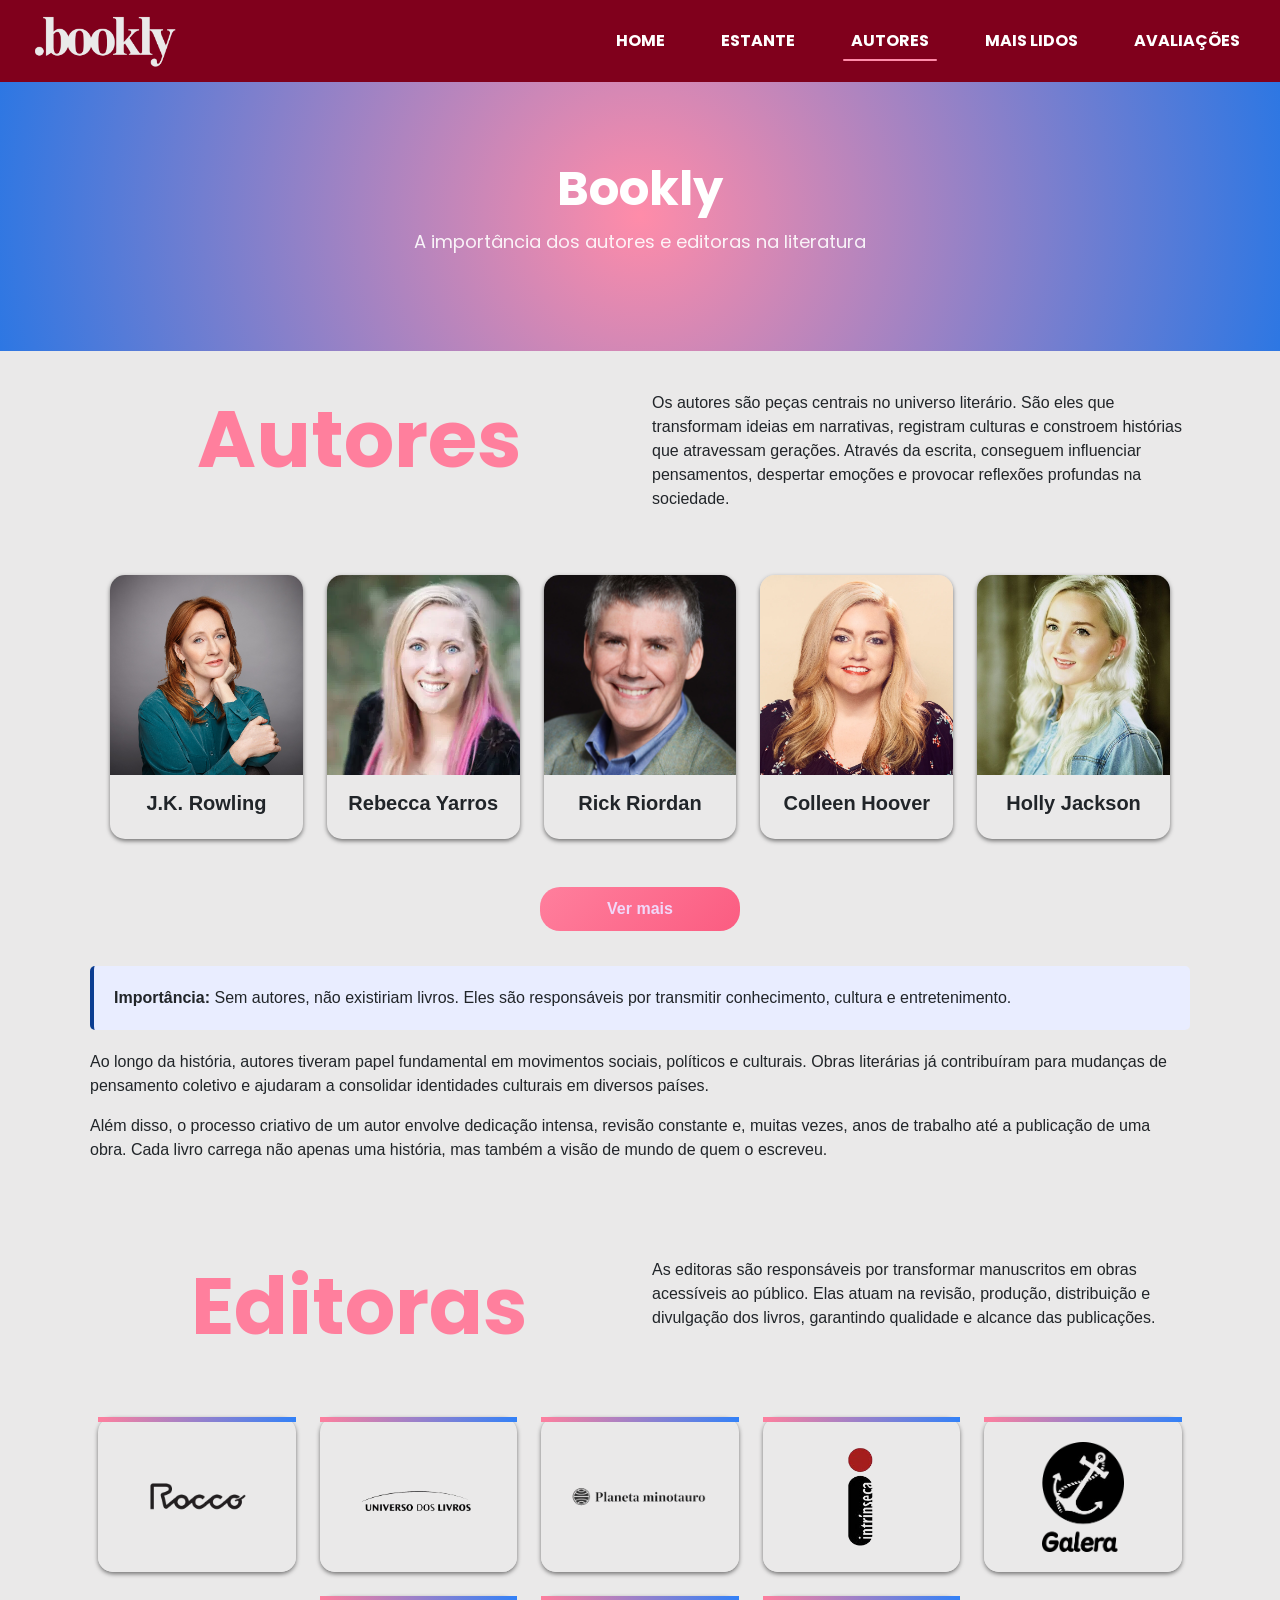
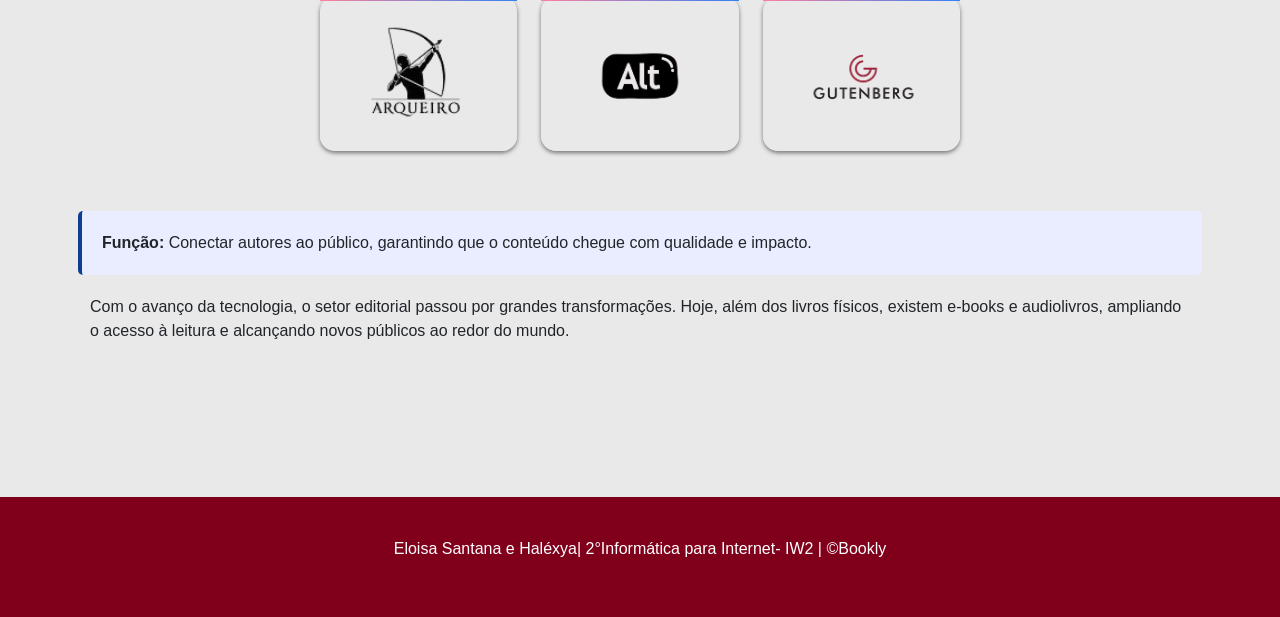
<file: autores.html>
<!DOCTYPE html>
<html lang="pt-br">

<head>
    <meta charset="UTF-8">
    <meta name="viewport" content="width=device-width, initial-scale=1.0">
    <title>Bookly | Sua Biblioteca virtual</title>
    <meta name="description" content="Free Web tutorials">
    <meta name="keywords" content="HTML, CSS, JavaScript">
    <meta name="author" content="Eloisa & Haléxya">
    <link rel="icon" type="image/x-icon" href="img/logo.png">
    <link rel="stylesheet" href="css/bootstrap.min.css">
    <link rel="stylesheet" href="css/estilo.css">
    <link rel="stylesheet" href="css/tela.css">
    <link href="https://fonts.googleapis.com/css2?family=Poppins:wght@400;500;600&display=swap" class="fontegoogle"
        rel="stylesheet">
    <link rel="stylesheet" href="https://cdn.jsdelivr.net/npm/bootstrap-icons@1.10.5/font/bootstrap-icons.css">
    <style>
        h1 {
            color: #ffffff;
        }

        .subtitulo {
            color: #ffffff;
            text-align: center;
        }
    </style>
</head>

<body>
    <nav class="navbar navbar-expand-lg fixed-top">
        <div class="container-fluid">
            <a class="navbar-brand" href="#">
                <img src="img/icone.png" alt="logo" class="logo">
            </a>
            <button class="navbar-toggler" type="button" data-bs-toggle="collapse" data-bs-target="#navbarNav"
                aria-controls="navbarNav" aria-expanded="false" aria-label="Toggle navigation">
                <span class="navbar-toggler-icon"></span>
            </button>
            <div class="collapse navbar-collapse" id="navbarNav">
                <ul class="navbar-nav">
                    <li class="nav-item">
                        <a class="nav-link" aria-current="page" href="index.html">HOME</a>
                    </li>
                    <li class="nav-item">
                        <a class="nav-link" href="prateleira.html">ESTANTE</a>
                    </li>
                    <li class="nav-item">
                        <a class="nav-link active" href="autores.html">AUTORES</a>
                    </li>
                    <li class="nav-item">
                        <a class="nav-link" href="graficos.html">MAIS LIDOS</a>
                    </li>
                    <li class="nav-item">
                        <a class="nav-link" href="avaliacoes.html">AVALIAÇÕES</a>
                    </li>

                </ul>
            </div>
        </div>
    </nav>

    <header>
        <h1>Bookly</h1>
        <p class="subtitulo">A importância dos autores e editoras na literatura</p>
    </header>

    <div class="container">

        <!-- AUTORES -->
        <section class="section">
            <div class="row">
                <div class="col-md-6">
                    <h2 class="titulo">Autores</h2>
                </div>
                <div class="col-md-6">
                    <p>Os autores são peças centrais no universo literário. São eles que transformam ideias em
                        narrativas,
                        registram culturas e constroem histórias que atravessam gerações. Através da escrita, conseguem
                        influenciar pensamentos, despertar emoções e provocar reflexões profundas na sociedade.</p>
                </div>
            </div>

            <div class="container mt-2">
                <div id="listaAutores" class="row row-cols-2 row-cols-md-3 row-cols-lg-5 g-4 justify-content-center">
                </div>
            </div>

            <div class="text-center mt-2">
                <button id="btnVerMais" class="btn btn-custom btn-rosa">
                    Ver mais
                </button>
            </div>


            <div class="highlight">
                <strong>Importância:</strong> Sem autores, não existiriam livros. Eles são responsáveis por transmitir
                conhecimento, cultura e entretenimento.
            </div>

            <p>Ao longo da história, autores tiveram papel fundamental em movimentos sociais, políticos e culturais.
                Obras literárias já contribuíram para mudanças de pensamento coletivo e ajudaram a consolidar
                identidades culturais em diversos países.</p>

            <p>Além disso, o processo criativo de um autor envolve dedicação intensa, revisão constante e, muitas vezes,
                anos de trabalho até a publicação de uma obra. Cada livro carrega não apenas uma história, mas também a
                visão de mundo de quem o escreveu.</p>


        </section>



        <!-- EDITORAS -->
        <section class="section mt-5 py-5">
            <div class="row">
                <div class="col-md-6">
                    <h2 class="titulo">Editoras</h2>
                </div>
                <div class="col-md-6">
                    <p>As editoras são responsáveis por transformar manuscritos em obras acessíveis ao público. Elas
                        atuam na
                        revisão, produção, distribuição e divulgação dos livros, garantindo qualidade e alcance das
                        publicações.
                    </p>
                </div>

                <div class="container mt-2">
                    <div id="listaEditoras"
                        class="row row-cols-2 row-cols-md-3 row-cols-lg-5 g-4 justify-content-center">
                    </div>
                </div>

                <div class="highlight">
                    <strong>Função:</strong> Conectar autores ao público, garantindo que o conteúdo chegue com qualidade
                    e
                    impacto.
                </div>

                <p>Com o avanço da tecnologia, o setor editorial passou por grandes transformações. Hoje, além dos
                    livros
                    físicos, existem e-books e audiolivros, ampliando o acesso à leitura e alcançando novos públicos ao
                    redor do mundo.</p>
        </section>

    </div>
    <footer>
        <p>Eloisa Santana e Haléxya| 2°Informática para Internet- IW2 | ©Bookly</p>
    </footer>

    <script src="js/bootstrap.bundle.min.js"></script>
    <script src="js/script.js"></script>

    <script>
        fetch("json/autores.json")
            .then(res => res.json())
            .then(dados => {

                const container = document.getElementById("listaAutores");

                let contador = 0;

                Object.keys(dados).forEach(id => {

                    const autor = dados[id];

                    contador++;

                    container.innerHTML += `
        <div class="col autor-card ${contador > 5 ? 'd-none extra' : ''}">
            <div class="card card-define h-70" onclick="abrirAutor('${id}')">
                
                <img src="${autor.foto}" alt="${autor.nome}" class="img-fluid">

                <div class="card-body text-center">
                    <h5>${autor.nome}</h5>
                </div>

            </div>
        </div>
    `;
                });

            });

        function abrirAutor(id) {
            window.location.href = "telaautores.html?id=" + id;
        }

        document.getElementById("btnVerMais").addEventListener("click", function () {

            const extras = document.querySelectorAll(".extra");

            extras.forEach(card => {
                card.classList.remove("d-none");
            });

            this.style.display = "none"; // esconde o botão depois de clicar
        });
    </script>

    <script>
        fetch("json/editoras.json")
            .then(res => res.json())
            .then(dados => {

                const container = document.getElementById("listaEditoras");

                Object.keys(dados).forEach(id => {

                    const editora = dados[id];

                    container.innerHTML += `
                <div class="col">
                    <div class="card card-define editora-card text-center" onclick="abrirEditora('${id}')">
                        
                        <img src="${editora.logo}" alt="${editora.nome}" class="img-fluid">

                    </div>
                </div>
            `;
                });
            });

        function abrirEditora(id) {
            window.location.href = "telaeditora.html?id=" + id;
        }
    </script>
</body>

</html>
</file>
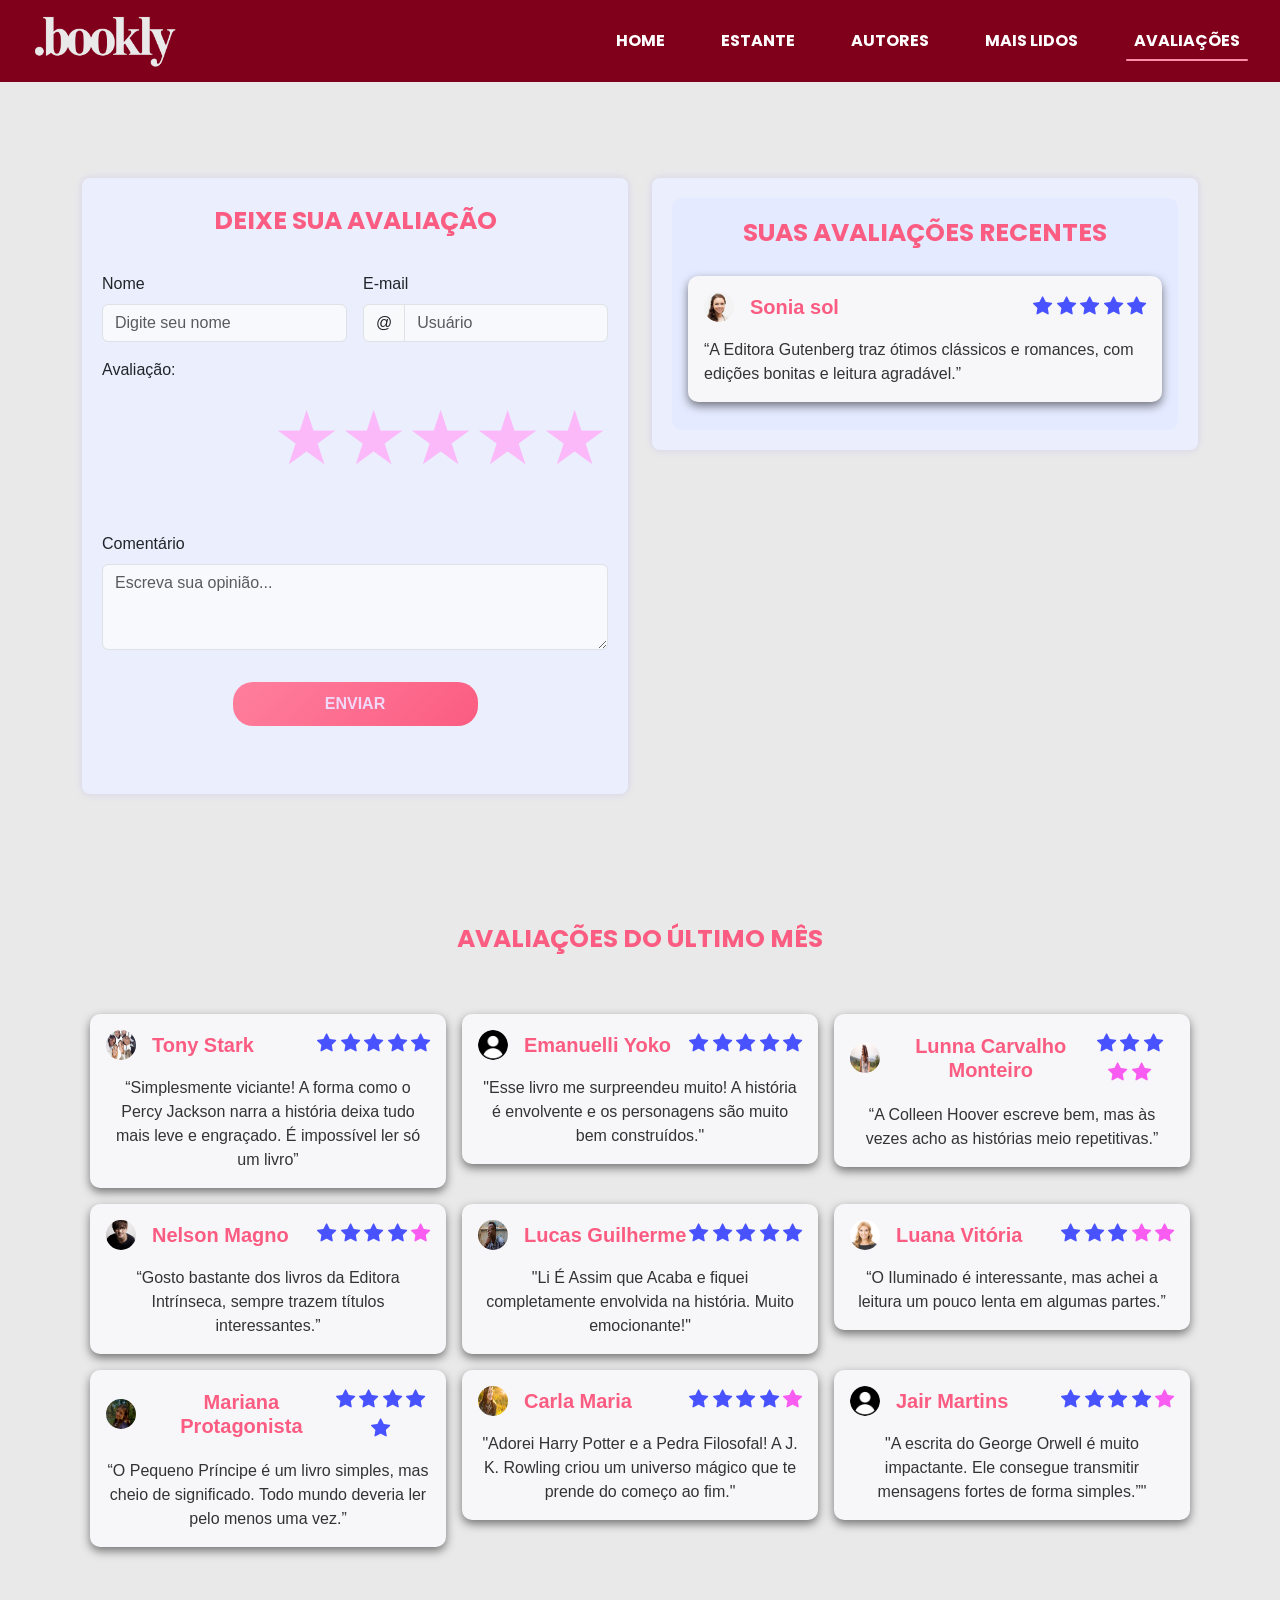
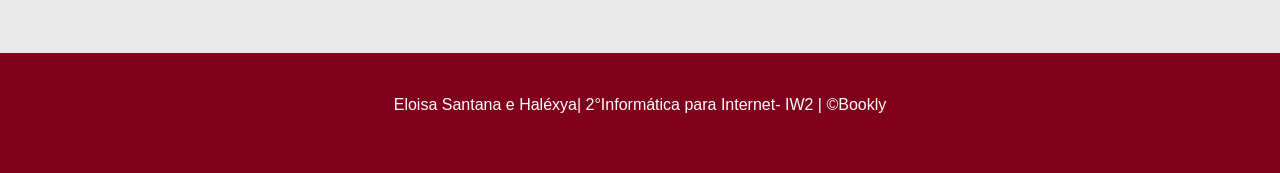
<file: avaliacoes.html>
<!DOCTYPE html>
<html lang="pt-br">

<head>
    <meta charset="UTF-8">
    <meta name="viewport" content="width=device-width, initial-scale=1.0">
    <title>Document</title>
    <meta name="description" content="Free Web tutorials">
    <meta name="keywords" content="HTML, CSS, JavaScript">
    <meta name="author" content="Eloisa & Haléxya">
    <link rel="icon" type="image/x-icon" href="img/logo.png">
    <link rel="stylesheet" href="css/bootstrap.min.css">
    <link rel="stylesheet" href="css/estilo.css">
    <link rel="stylesheet" href="css/avaliar.css">
    <link href="https://fonts.googleapis.com/css2?family=Poppins:wght@400;500;600&display=swap" class="fontegoogle"
        rel="stylesheet">
    <link rel="stylesheet" href="https://cdn.jsdelivr.net/npm/bootstrap-icons@1.10.5/font/bootstrap-icons.css">
</head>

<body>
    <nav class="navbar navbar-expand-lg fixed-top">
        <div class="container-fluid">
            <a class="navbar-brand" href="index.html">
                <img src="img/icone.png" alt="logo" class="logo">
            </a>
            <button class="navbar-toggler" type="button" data-bs-toggle="collapse" data-bs-target="#navbarNav"
                aria-controls="navbarNav" aria-expanded="false" aria-label="Toggle navigation">
                <span class="navbar-toggler-icon"></span>
            </button>
            <div class="collapse navbar-collapse" id="navbarNav">
                <ul class="navbar-nav">
                    <li class="nav-item">
                        <a class="nav-link " aria-current="page" href="index.html">HOME</a>
                    </li>
                    <li class="nav-item">
                        <a class="nav-link" href="prateleira.html">ESTANTE</a>
                    </li>
                    <li class="nav-item">
                        <a class="nav-link" href="autores.html">AUTORES</a>
                    </li>
                    <li class="nav-item">
                        <a class="nav-link" href="graficos.html">MAIS LIDOS</a>
                    </li>
                    <li class="nav-item">
                        <a class="nav-link active" href="avaliacoes.html">AVALIAÇÕES</a>
                    </li>

                </ul>
            </div>
        </div>
    </nav>


    <div class="container mt-5">
        <div class="row g-4 align-items-start">
            <div class="col-md-6">
                <div class="checkout-wrapper">
                    <form id="formAvaliacao" class="row g-3 needs-validation mb-5" method="post"
                        enctype="multipart/form-data" novalidate>
                        <h2 class="mt-4">Deixe sua Avaliação</h2>

                        <div class="col-md-6">
                            <label for="nome" class="form-label">Nome</label>
                            <input type="text" class="form-control form-control" name="nome" id="nome" value=""
                                placeholder="Digite seu nome" required>
                            <div class="valid-feedback">
                                Parece bom!
                            </div>
                        </div>
                        <div class="col-md-6">
                            <label for="email" class="form-label">E-mail</label>
                            <div class="input-group has-validation">
                                <span class="input-group-text" id="E-mail">@</span>
                                <input type="text" class="form-control" placeholder="Usuário" id="email" name="email"
                                    required>
                                <div class="invalid-feedback">
                                    Por favor, coloque um nome de usuário.
                                </div>
                            </div>
                        </div>


                        <div class="mb-3">
                            <label>Avaliação:</label>
                            <div class="stars">
                                <input type="radio" id="star5" name="estrela" value="5" />
                                <label for="star5" title="5 estrelas">★</label>

                                <input type="radio" id="star4" name="estrela" value="4" />
                                <label for="star4" title="4 estrelas">★</label>

                                <input type="radio" id="star3" name="estrela" value="3" />
                                <label for="star3" title="3 estrelas">★</label>

                                <input type="radio" id="star2" name="estrela" value="2" />
                                <label for="star2" title="2 estrelas">★</label>

                                <input type="radio" id="star1" name="estrela" value="1" required />
                                <label for="star1" title="1 estrela">★</label>
                            </div>
                        </div>

                        <div class="mb-3">
                            <label for="comentario" class="form-label">Comentário</label>
                            <textarea id="comentario" class="form-control" name="comentario"
                                placeholder="Escreva sua opinião..." rows="3" required></textarea>
                        </div>

                        <div class="d-grid gap-2 col-6 mx-auto">
                            <button class="btn btn-rosa" type="submit">ENVIAR</button>
                        </div>
                    </form>
                </div>
            </div>
            <div class="col-md-6">
                <div class="checkout-wrapper ">
                    <section class="avaliacoes-lista">
                        <h2>Suas avaliações Recentes</h2>
                        <div id="avaliacoesLista" class="row"></div>

                        <div class="row">
                            <div class="col-md-12 p-2">
                                <div class="card">
                                    <div class="card-body">
                                        <div class="d-flex align-items-center mb-3">
                                            <img src="img/avaliações/people1.jpg" alt="Foto do usuário"
                                                class="rounded-circle me-3" width="30" height="30">

                                            <h5 class="mb-0 me-auto">Sonia sol</h5>

                                            <div>
                                                <i class="bi bi-star-fill estrela"></i>
                                                <i class="bi bi-star-fill estrela"></i>
                                                <i class="bi bi-star-fill estrela"></i>
                                                <i class="bi bi-star-fill estrela"></i>
                                                <i class="bi bi-star-fill estrela"></i>
                                            </div>
                                        </div>

                                        <p class="card-text">“A Editora Gutenberg traz ótimos clássicos e romances, com
                                            edições bonitas e leitura agradável.”</p>
                                    </div>
                                </div>
                            </div>
                        </div>
                    </section>
                </div>
            </div>
        </div>
    </div>

    <!--Avaliações-->
    <section id="Avaliações" class="py-5">
        <div class="container avaliacoes">
            <h2>Avaliações do Último Mês</h2>

            <div class="container text-center">

                <div class="row">
                    <div class="col-md-4 p-2">
                        <div class="card">
                            <div class="card-body">
                                <div class="d-flex align-items-center mb-3">
                                    <img src="img/avaliações/peopl5.jpg" alt="Foto do usuário"
                                        class="rounded-circle me-3" width="30" height="30">

                                    <h5 class="mb-0 me-auto">Tony Stark</h5>

                                    <div>
                                        <i class="bi bi-star-fill estrela"></i>
                                        <i class="bi bi-star-fill estrela"></i>
                                        <i class="bi bi-star-fill estrela"></i>
                                        <i class="bi bi-star-fill estrela"></i>
                                        <i class="bi bi-star-fill estrela"></i>
                                    </div>
                                </div>

                                <p class="card-text">“Simplesmente viciante! A forma como o Percy Jackson narra a
                                    história deixa tudo mais leve e engraçado. É impossível ler só um livro”</p>
                            </div>
                        </div>
                    </div>

                    <div class="col-md-4 p-2">
                        <div class="card">
                            <div class="card-body">
                                <div class="d-flex align-items-center mb-3">
                                    <img src="img/avaliações/npeople.jpg" alt="Foto do usuário"
                                        class="rounded-circle me-3" width="30" height="30">

                                    <h5 class="mb-0 me-auto">Emanuelli Yoko</h5>

                                    <div>
                                        <i class="bi bi-star-fill estrela"></i>
                                        <i class="bi bi-star-fill estrela"></i>
                                        <i class="bi bi-star-fill estrela"></i>
                                        <i class="bi bi-star-fill estrela"></i>
                                        <i class="bi bi-star-fill estrela"></i>
                                    </div>
                                </div>

                                <p class="card-text">"Esse livro me surpreendeu muito! A história é envolvente e os
                                    personagens são muito bem construídos."</p>
                            </div>
                        </div>
                    </div>
                    <div class="col-md-4 p-2">
                        <div class="card">
                            <div class="card-body">
                                <div class="d-flex align-items-center mb-3">
                                    <img src="img/avaliações/people4.jpg" alt="Foto do usuário"
                                        class="rounded-circle me-3" width="30" height="30">

                                    <h5 class="mb-0 me-auto">Lunna Carvalho Monteiro</h5>

                                    <div>
                                        <i class="bi bi-star-fill estrela"></i>
                                        <i class="bi bi-star-fill estrela"></i>
                                        <i class="bi bi-star-fill estrela"></i>
                                        <i class="bi bi-star-fill nestrela"></i>
                                        <i class="bi bi-star-fill nestrela"></i>
                                    </div>
                                </div>

                                <p class="card-text">“A Colleen Hoover escreve bem, mas às vezes acho as histórias meio
                                    repetitivas.”</p>
                            </div>
                        </div>
                    </div>
                </div>


                <div class="row">
                    <div class="col-md-4 p-2">
                        <div class="card">
                            <div class="card-body">
                                <div class="d-flex align-items-center mb-3">
                                    <img src="img/avaliações/people8.jpg" alt="Foto do usuário"
                                        class="rounded-circle me-3" width="30" height="30">

                                    <h5 class="mb-0 me-auto">Nelson Magno</h5>

                                    <div>
                                        <i class="bi bi-star-fill estrela"></i>
                                        <i class="bi bi-star-fill estrela"></i>
                                        <i class="bi bi-star-fill estrela"></i>
                                        <i class="bi bi-star-fill estrela"></i>
                                        <i class="bi bi-star-fill nestrela"></i>
                                    </div>
                                </div>

                                <p class="card-text">“Gosto bastante dos livros da Editora Intrínseca, sempre trazem
                                    títulos interessantes.”</p>
                            </div>
                        </div>
                    </div>

                    <div class="col-md-4 p-2">
                        <div class="card">
                            <div class="card-body">
                                <div class="d-flex align-items-center mb-3">
                                    <img src="img/avaliações/people7.jpg" alt="Foto do usuário"
                                        class="rounded-circle me-3" width="30" height="30">

                                    <h5 class="mb-0 me-auto">Lucas Guilherme</h5>

                                    <div>
                                        <i class="bi bi-star-fill estrela"></i>
                                        <i class="bi bi-star-fill estrela"></i>
                                        <i class="bi bi-star-fill estrela"></i>
                                        <i class="bi bi-star-fill estrela"></i>
                                        <i class="bi bi-star-fill estrela"></i>
                                    </div>
                                </div>

                                <p class="card-text">"Li É Assim que Acaba e fiquei completamente envolvida na história.
                                    Muito emocionante!"</p>
                            </div>
                        </div>
                    </div>
                    <div class="col-md-4 p-2">
                        <div class="card">
                            <div class="card-body">
                                <div class="d-flex align-items-center mb-3">
                                    <img src="img/avaliações/people2.jpg" alt="Foto do usuário"
                                        class="rounded-circle me-3" width="30" height="30">

                                    <h5 class="mb-0 me-auto">Luana Vitória</h5>

                                    <div>
                                        <i class="bi bi-star-fill estrela"></i>
                                        <i class="bi bi-star-fill estrela"></i>
                                        <i class="bi bi-star-fill estrela"></i>
                                        <i class="bi bi-star-fill nestrela"></i>
                                        <i class="bi bi-star-fill nestrela"></i>
                                    </div>
                                </div>

                                <p class="card-text">“O Iluminado é interessante, mas achei a leitura um pouco lenta em
                                    algumas partes.”</p>
                            </div>
                        </div>
                    </div>
                </div>


                <div class="row">
                    <div class="col-md-4 p-2">
                        <div class="card">
                            <div class="card-body">
                                <div class="d-flex align-items-center mb-3">
                                    <img src="img/avaliações/mariana.png" alt="Foto do usuário"
                                        class="rounded-circle me-3" width="30" height="30">

                                    <h5 class="mb-0 me-auto">Mariana Protagonista</h5>

                                    <div>
                                        <i class="bi bi-star-fill estrela"></i>
                                        <i class="bi bi-star-fill estrela"></i>
                                        <i class="bi bi-star-fill estrela"></i>
                                        <i class="bi bi-star-fill estrela"></i>
                                        <i class="bi bi-star-fill estrela"></i>
                                    </div>
                                </div>

                                <p class="card-text">“O Pequeno Príncipe é um livro simples, mas cheio de significado.
                                    Todo mundo deveria ler pelo menos uma vez.”</p>
                            </div>
                        </div>
                    </div>

                    <div class="col-md-4 p-2">
                        <div class="card">
                            <div class="card-body">
                                <div class="d-flex align-items-center mb-3">
                                    <img src="img/avaliações/people3.jpg" alt="Foto do usuário"
                                        class="rounded-circle me-3" width="30" height="30">

                                    <h5 class="mb-0 me-auto">Carla Maria</h5>

                                    <div>
                                        <i class="bi bi-star-fill estrela"></i>
                                        <i class="bi bi-star-fill estrela"></i>
                                        <i class="bi bi-star-fill estrela"></i>
                                        <i class="bi bi-star-fill estrela"></i>
                                        <i class="bi bi-star-fill nestrela"></i>
                                    </div>
                                </div>

                                <p class="card-text">"Adorei Harry Potter e a Pedra Filosofal! A J. K. Rowling criou um
                                    universo mágico que te prende do começo ao fim."</p>
                            </div>
                        </div>
                    </div>
                    <div class="col-md-4 p-2">
                        <div class="card">
                            <div class="card-body">
                                <div class="d-flex align-items-center mb-3">
                                    <img src="img/avaliações/npeople.jpg" alt="Foto do usuário"
                                        class="rounded-circle me-3" width="30" height="30">

                                    <h5 class="mb-0 me-auto">Jair Martins</h5>

                                    <div>
                                        <i class="bi bi-star-fill estrela"></i>
                                        <i class="bi bi-star-fill estrela"></i>
                                        <i class="bi bi-star-fill estrela"></i>
                                        <i class="bi bi-star-fill estrela"></i>
                                        <i class="bi bi-star-fill nestrela"></i>
                                    </div>
                                </div>

                                <p class="card-text">"A escrita do George Orwell é muito impactante. Ele consegue
                                    transmitir mensagens fortes de forma simples.”"</p>
                            </div>
                        </div>
                    </div>
                </div>

            </div>
        </div>
    </section>

    <footer>
        <p>Eloisa Santana e Haléxya| 2°Informática para Internet- IW2 | ©Bookly</p>
    </footer>
    <script src="js/bootstrap.bundle.min.js"></script>
    <script src="js/script.js"></script>
    <script>
        const form = document.getElementById('formAvaliacao');
        const avaliacoesLista = document.getElementById('avaliacoesLista');

        function criarEstrelas(qtd) {
            let estrelas = '';
            for (let i = 0; i < qtd; i++) {
                estrelas += '★';
            }
            return estrelas;
        }

        function criarEstrelasHTML(qtd) {
            let estrelas = '';

            for (let i = 1; i <= 5; i++) {
                if (i <= qtd) {
                    estrelas += '<i class="bi bi-star-fill estrela"></i>';
                } else {
                    estrelas += '<i class="bi bi-star-fill nestrela"></i>';
                }
            }

            return estrelas;
        }

        function adicionarAvaliacao(nome, estrelas, comentario) {
            const col = document.createElement('div');
            col.classList.add('col-12', 'col-md-12', 'p-2');

            col.innerHTML = `
                <div class="card">
                    <div class="card-body">
                        <div class="d-flex align-items-center mb-3">
                            
                            <img src="img/avaliações/npeople.jpg" 
                                class="rounded-circle me-3" width="30" height="30">

                            <h5 class="mb-0 me-auto">${nome}</h5>

                            <div>
                                ${criarEstrelasHTML(estrelas)}
                            </div>
                        </div>

                        <p class="card-text">"${comentario}"</p>
                    </div>
                </div>
            `;

            avaliacoesLista.prepend(col);
        }
        form.addEventListener('submit', function (e) {
            e.preventDefault();

            const nome = form.nome.value.trim();
            const email = form.email.value.trim();
            const estrelas = form.querySelector('input[name="estrela"]:checked')?.value;
            const comentario = form.comentario.value.trim();

            if (nome && email && estrelas && comentario) {
                adicionarAvaliacao(nome, estrelas, comentario);
                form.reset();
            } else {
                alert('Preencha todos os campos!');
            }
        });
    </script>

</body>

</html>
</file>
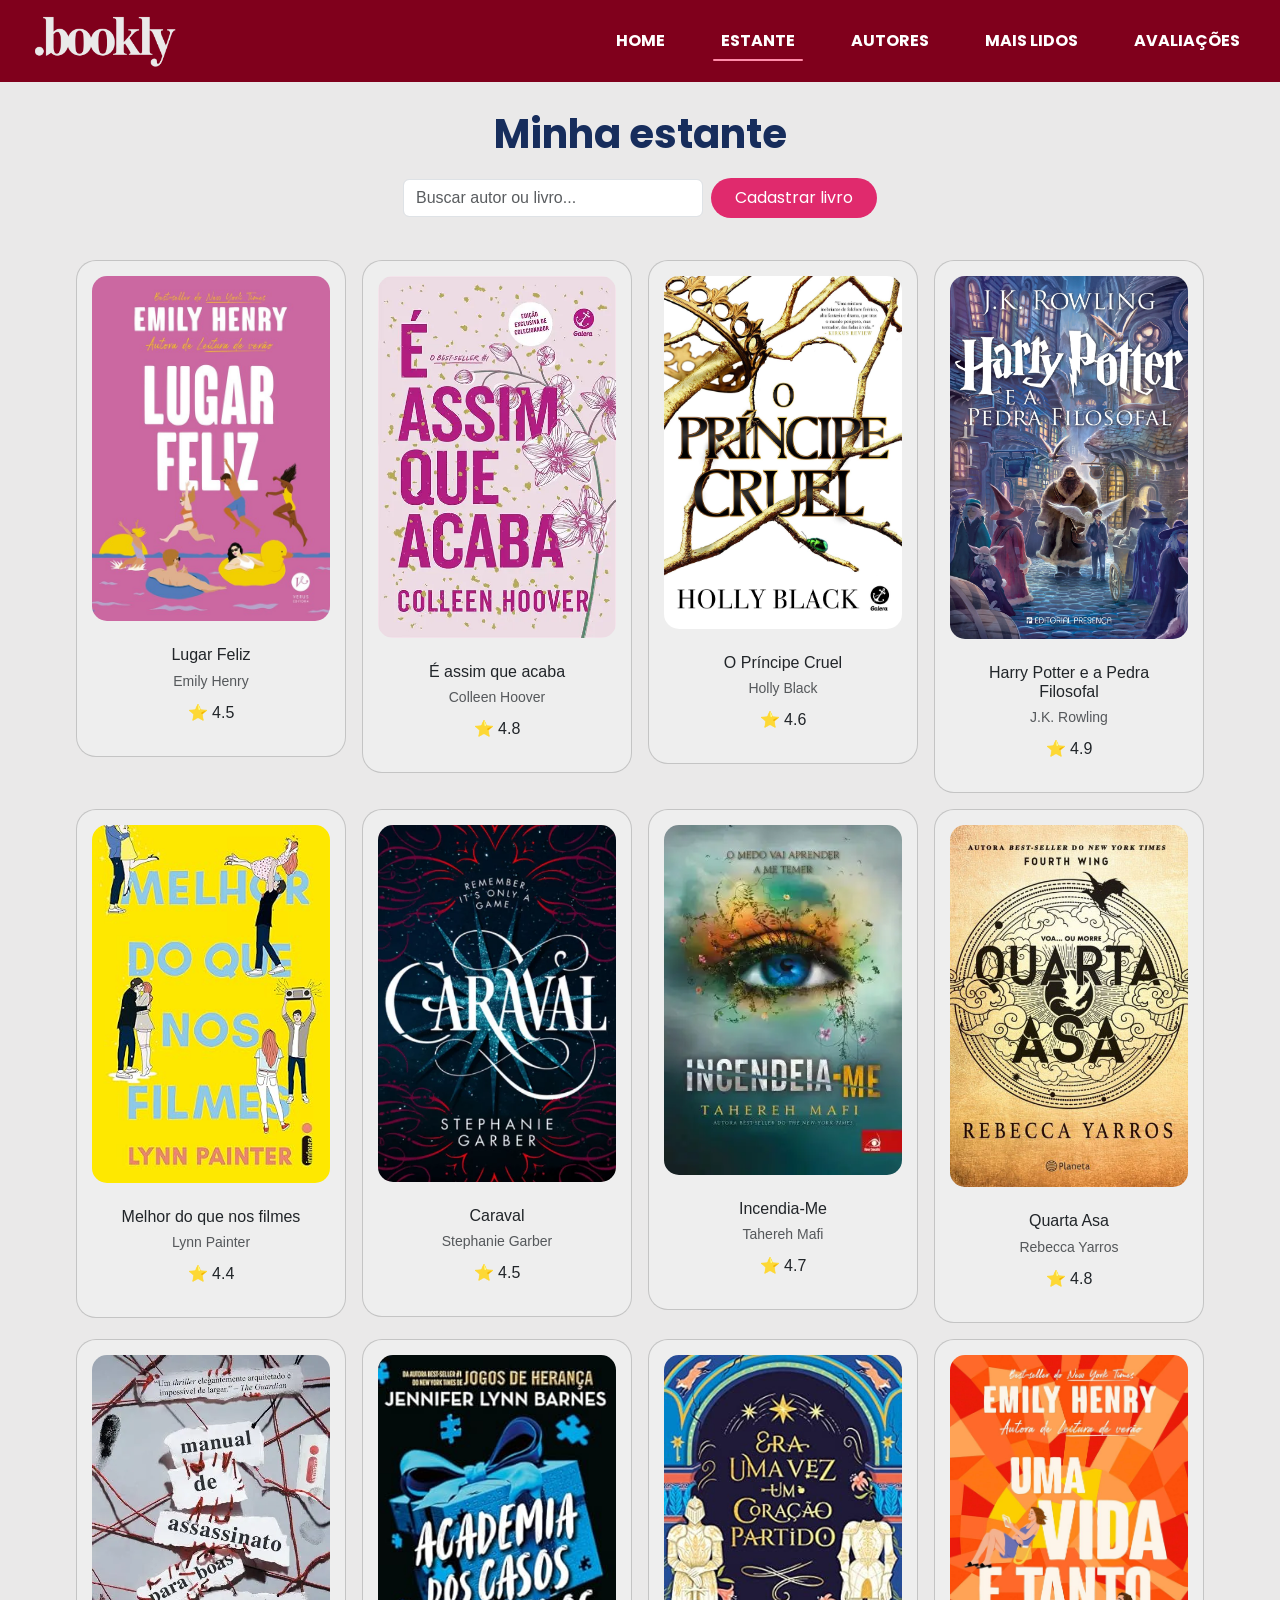
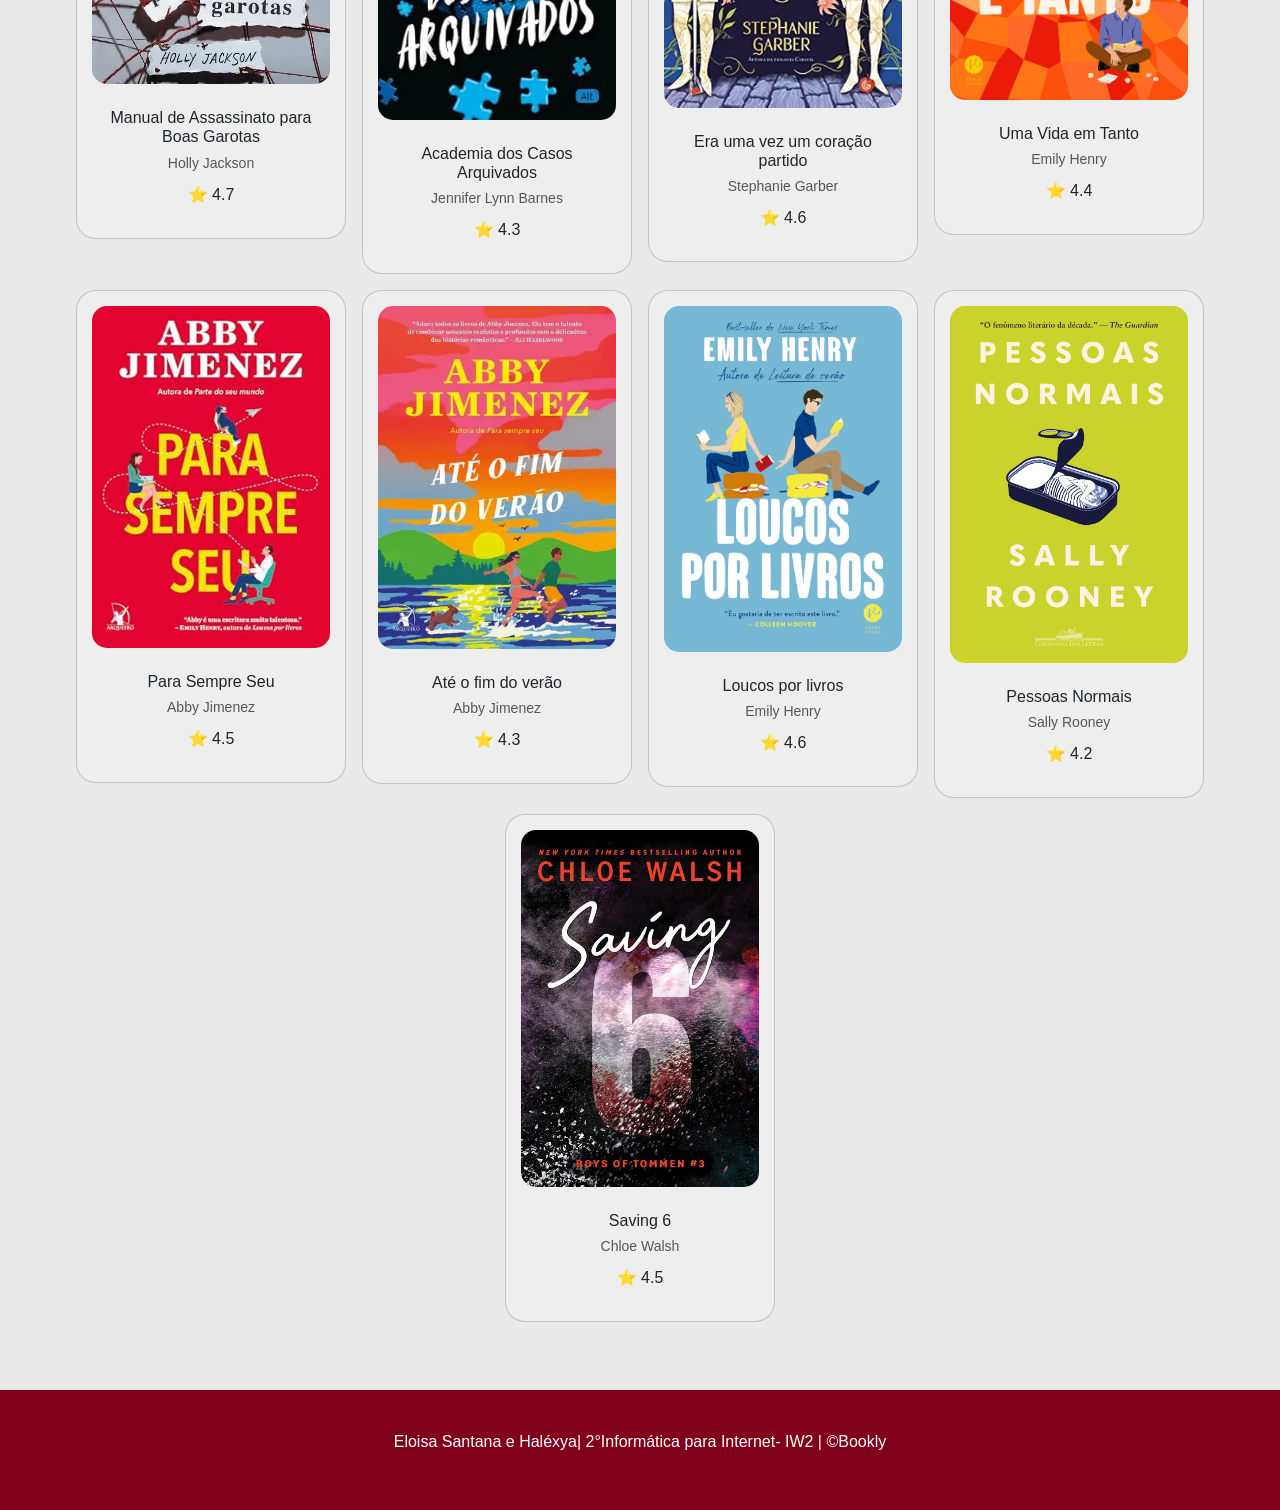
<file: prateleira.html>
<!DOCTYPE html>
<html lang="pt-br">

<head>
    <meta charset="UTF-8">
    <meta name="viewport" content="width=device-width, initial-scale=1.0">
    <title>Bookly-Sua Biblioteca virtual</title>
    <meta name="description" content="Free Web tutorials">
    <meta name="keywords" content="HTML, CSS, JavaScript">
    <meta name="author" content="Eloisa & Haléxya">
    <link rel="icon" type="image/x-icon" href="img/logo.png">
    <link rel="stylesheet" href="https://cdn.jsdelivr.net/npm/bootstrap-icons@1.10.5/font/bootstrap-icons.css">
    <link rel="stylesheet" href="css/bootstrap.min.css">
    <link rel="stylesheet" href="css/estilo.css">
    <link href="https://fonts.googleapis.com/css2?family=Montserrat:wght@400;600&display=swap" rel="stylesheet">
    <link href="https://fonts.googleapis.com/css2?family=Poppins:wght@400;500;600&display=swap" class="fontegoogle"
        rel="stylesheet">

    <style>
        .titulo {
            font-size: 14px;
            font-weight: bold;
            margin: 8px;
        }

        .autor {
            font-size: 13px;
            font-weight: italic;
            color: rgb(86, 86, 86);

        }

        .estrelas {
            color: #f5a623;
            font-size: 16px;
        }

        .nota {
            font-size: 12px;
            color: #555;
        }

        .prateleira {
            display: flex;
            flex-wrap: wrap;
            /* permite quebrar linha */
            gap: 15px;
            /* espaço entre os cards */
            justify-content: center;
            padding-top: 20px;
        }

        .pesquisa {
            width: 300px;
            align-items: right;
        }


        .botao:hover {
            background-color: #cd2362;

        }

        .botao {
            background-color: #e02a6d;
            color: white;
            border: none;
            font-family: 'Poppins', sans-serif;
        }

        /* .filtro {} */
    </style>
</head>

<body>
    <nav class="navbar navbar-expand-lg fixed-top">
        <div class="container-fluid">
            <a class="navbar-brand" href="index.html">
                <img src="img/icone.png" alt="logo" class="logo">
            </a>
            <button class="navbar-toggler" type="button" data-bs-toggle="collapse" data-bs-target="#navbarNav"
                aria-controls="navbarNav" aria-expanded="false" aria-label="Toggle navigation">
                <span class="navbar-toggler-icon"></span>
            </button>
            <div class="collapse navbar-collapse" id="navbarNav">
                <ul class="navbar-nav">
                    <li class="nav-item">
                        <a class="nav-link " aria-current="page" href="index.html">HOME</a>
                    </li>
                    <li class="nav-item">
                        <a class="nav-link active" href="prateleira.html">ESTANTE</a>
                    </li>
                    <li class="nav-item">
                        <a class="nav-link" href="autores.html">AUTORES</a>
                    </li>
                    <li class="nav-item">
                        <a class="nav-link" href="graficos.html">MAIS LIDOS</a>
                    </li>
                    <li class="nav-item">
                        <a class="nav-link" href="avaliacoes.html">AVALIAÇÕES</a>
                    </li>

                </ul>
            </div>
        </div>
    </nav>



    <h1 style="margin-top: 30px;">Minha estante</h1>

    <div class="filtros d-flex align-items-center justify-content-center gap-2 flex-wrap">

        <input class="form-control pesquisa" type="text" id="busca" class="form-control" placeholder="Buscar autor ou livro..." />

        <a href="cadastrar.php">
            <button class="botao btn btn-outline-success rounded-pill px-4 py-2">Cadastrar livro</button>
        </a>



    </div>


    <div class="container mt-4" style="padding: 10px;">
        <div id="listaLivros" class="row d-flex justify-content-center"></div>
    </div>

    <footer>
        <p>Eloisa Santana e Haléxya| 2°Informática para Internet- IW2 | ©Bookly</p>
    </footer>

    <script>
        fetch("json/livros.json")
            .then(res => res.json())
            .then(dados => {

                const container = document.getElementById("listaLivros");

                Object.keys(dados).forEach(titulo => {

                    const livro = dados[titulo];

                    container.innerHTML += `
                    <div class="col-md-3 p-2">
                        <div class="card card-estilo text-center" onclick="abrirLivro('${titulo}')">
                            
                            <img src="${livro.capa}" class="img-fluid mb-2" alt="${livro.titulo}">

                            <div class="card-body">
                                <h6 class="mb-1 titulo-livro">${livro.titulo || titulo}</h6>
                                <small class="text-muted autor-livro">${livro.autor}</small>

                                <div class="mt-2">
                                    ⭐ ${livro.nota}
                                </div>
                            </div>

                        </div>
                    </div>
                `;
                });
            });

        function abrirLivro(titulo) {
            // encode para evitar erro com espaços
            window.location.href = "telalivros.html?titulo=" + encodeURIComponent(titulo);
        }
    </script>

    <script>
        document.getElementById("busca").addEventListener("input", function () {
    const valor = this.value.toLowerCase();

    const cards = document.querySelectorAll(".col-md-3");

    cards.forEach(card => {
        const titulo = card.querySelector(".titulo-livro").innerText.toLowerCase();
        const autor = card.querySelector(".autor-livro").innerText.toLowerCase();

        if (titulo.includes(valor) || autor.includes(valor)) {
            card.style.display = "block";
        } else {
            card.style.display = "none";
        }
    });
});
    </script>

    <script src="js/bootstrap.bundle.min.js"></script>
    <script src="js/script.js"></script>

</body>

</html>
</file>
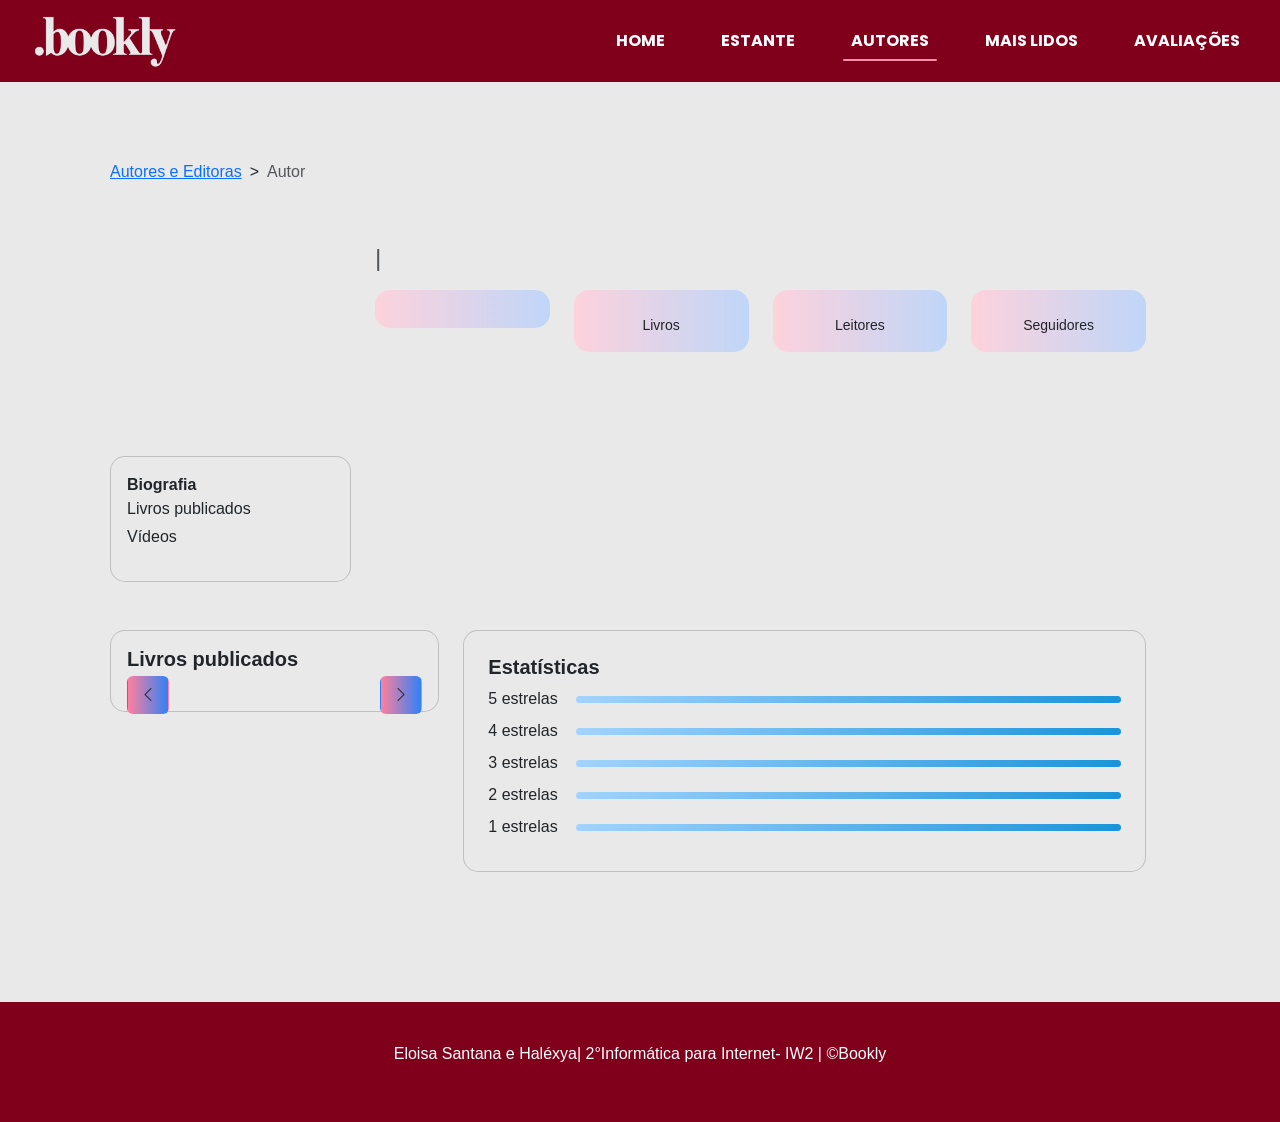
<file: telaautores.html>
<!DOCTYPE html>
<html lang="pt-br">

<head>
    <meta charset="UTF-8">
    <meta name="viewport" content="width=device-width, initial-scale=1.0">
    <title>Autores</title>
    <meta name="description" content="Free Web tutorials">
    <meta name="keywords" content="HTML, CSS, JavaScript">
    <meta name="author" content="Eloisa & Haléxya">
    <link rel="icon" type="image/x-icon" href="img/logo.png">
    <link rel="stylesheet" href="css/bootstrap.min.css">
    <link rel="stylesheet" href="css/estilo.css">
    <link rel="stylesheet" href="css/tela.css">
    <link href="https://fonts.googleapis.com/css2?family=Poppins:wght@400;500;600&display=swap" class="fontegoogle"
        rel="stylesheet">
    <link rel="stylesheet" href="https://cdn.jsdelivr.net/npm/bootstrap-icons@1.10.5/font/bootstrap-icons.css">
</head>

<body>
    <nav class="navbar navbar-expand-lg fixed-top">
        <div class="container-fluid">
            <a class="navbar-brand" href="index.html">
                <img src="img/icone.png" alt="logo" class="logo">
            </a>
            <button class="navbar-toggler" type="button" data-bs-toggle="collapse" data-bs-target="#navbarNav"
                aria-controls="navbarNav" aria-expanded="false" aria-label="Toggle navigation">
                <span class="navbar-toggler-icon"></span>
            </button>
            <div class="collapse navbar-collapse" id="navbarNav">
                <ul class="navbar-nav">
                    <li class="nav-item">
                        <a class="nav-link " aria-current="page" href="index.html">HOME</a>
                    </li>
                    <li class="nav-item">
                        <a class="nav-link" href="prateleira.html">ESTANTE</a>
                    </li>
                    <li class="nav-item">
                        <a class="nav-link active" href="autores.html">AUTORES</a>
                    </li>
                    <li class="nav-item">
                        <a class="nav-link" href="graficos.html">MAIS LIDOS</a>
                    </li>
                    <li class="nav-item">
                        <a class="nav-link" href="avaliacoes.html">AVALIAÇÕES</a>
                    </li>

                </ul>
            </div>
        </div>
    </nav>

    <div class="container">
        <nav class="container" style="--bs-breadcrumb-divider: '';" aria-label="breadcrumb">
            <ol class="breadcrumb">
                <li class="breadcrumb-item"><a href="autores.html">Autores e Editoras</a></li>
                <p class="mx-2">></p>
                <li class="breadcrumb-item active" aria-current="page">Autor</li>
            </ol>
        <!-- TOPO -->
        <div class="row">
            <div class="row mt-2">
                <div class="col-md-3 text-center">
                    <img id="foto" class="perfil-img img-fluid mb-3">

                    <h5 id="nomeLateral"></h5>


                    <div class="card mt-3 p-3 text-start">
                        <strong>Biografia</strong>
                        <p class="mb-1">
                            Livros publicados
                            <span id="livrosLateral" class="float-end"></span>
                        </p>
                        <p>
                            Vídeos
                            <span id="videos" class="float-end"></span>
                        </p>
                    </div>
                </div>


                <!-- INFO PRINCIPAL -->
                <div class="col-md-9 mt-3">

                    <h3>
                        <span id="nome"></span>
                        <small class="text-muted">| <span id="pais"></span></small>
                    </h3>

                    <div class="row mt-3 d-flex justify-content-center">
                        <div class="col-9 col-md-3 mb-3">
                            <div class="box-info">
                                <h4 id="nota"></h4>
                                <small id="avaliacoes"></small>
                            </div>
                        </div>

                        <div class="col-9 col-md-3 mb-3">
                            <div class="box-info">
                                <h4 id="totalLivros"></h4>
                                <small>Livros</small>
                            </div>
                        </div>

                        <div class="col-9 col-md-3 mb-3">
                            <div class="box-info">
                                <h4 id="leitores"></h4>
                                <small>Leitores</small>
                            </div>
                        </div>

                        <div class="col-9 col-md-3 mb-3">
                            <div class="box-info">
                                <h4 id="seguidores"></h4>
                                <small>Seguidores</small>
                            </div>
                        </div>
                    </div>

                    <!-- BIO -->
                    <p id="bio" class="mt-4"></p>

                    <!-- GÊNERO -->
                    <span id="genero" class="badge gradient"></span>

                </div>
            </div>

            <div class="row mt-4">
                <div class="col-12 col-md-4 mx-auto">
                    <div class="card mt-4 p-3">
                        <div class="d-flex justify-content-between">
                            <h5>Livros publicados</h5>
                        </div>

                        <div class="position-relative mt-3">
                            <button class="btn gradient position-absolute top-50 start-0 translate-middle-y"
                                onclick="scrollLivros(-1)">
                                <i class="bi bi-chevron-left"></i>
                            </button>

                            <div id="livrosContainer" class="d-flex gap-3 livros mx-5"></div>

                            <button class="btn gradient position-absolute  top-50 end-0 translate-middle-y"
                                onclick="scrollLivros(1)">
                                <i class="bi bi-chevron-right"></i>
                            </button>

                        </div>
                    </div>
                </div>

                <div class="col-12 col-md-8 mx-auto">
                    <div class="card mt-4 p-4">
                        <h5>Estatísticas</h5>

                        <div class="d-flex align-items-center gap-2 mb-2">
                            <span style="min-width: 80px;">5 estrelas</span>
                            <div class="avaliacao-bar flex-grow-1">
                                <div id="star5" class="avaliacao-fill"></div>
                            </div>
                        </div>

                        <div class="d-flex align-items-center gap-2 mb-2">
                            <span style="min-width: 80px;">4 estrelas</span>
                            <div class="avaliacao-bar flex-grow-1">
                                <div id="star4" class="avaliacao-fill"></div>
                            </div>
                        </div>
                        <div class="d-flex align-items-center gap-2 mb-2">
                            <span style="min-width: 80px;">3 estrelas</span>
                            <div class="avaliacao-bar flex-grow-1">
                                <div id="star3" class="avaliacao-fill"></div>
                            </div>
                        </div>
                        <div class="d-flex align-items-center gap-2 mb-2">
                            <span style="min-width: 80px;">2 estrelas</span>
                            <div class="avaliacao-bar flex-grow-1">
                                <div id="star2" class="avaliacao-fill"></div>
                            </div>
                        </div>
                        <div class="d-flex align-items-center gap-2 mb-2">
                            <span style="min-width: 80px;">1 estrelas</span>
                            <div class="avaliacao-bar flex-grow-1">
                                <div id="star1" class="avaliacao-fill"></div>
                            </div>
                        </div>

                    </div>
                </div>

            </div>



        </div>
    </div>
    <footer>
        <p>Eloisa Santana e Haléxya| 2°Informática para Internet- IW2 | ©Bookly</p>
    </footer>
    <script>
        const params = new URLSearchParams(window.location.search);
        const id = params.get("id") || "rowling";

        fetch("json/autores.json")
            .then(res => res.json())
            .then(dados => {

                const autor = dados[id];
                const stats = autor.estatisticas;

                if (!autor) return;

                // Dados básicos
                document.getElementById("nomeLateral").textContent = autor.nome;
                document.getElementById("livrosLateral").textContent = autor.livros;
                document.getElementById("videos").textContent = autor.videos;
                document.getElementById("nome").textContent = autor.nome;
                document.getElementById("pais").textContent = autor.pais;
                document.getElementById("nota").textContent = autor.nota + " ★";
                document.getElementById("avaliacoes").textContent = autor.avaliacoes + " avaliações";
                document.getElementById("totalLivros").textContent = autor.livros;
                document.getElementById("seguidores").textContent = autor.seguidores;
                document.getElementById("leitores").textContent = autor.leitores;
                document.getElementById("bio").textContent = autor.bio;
                document.getElementById("genero").textContent = autor.genero;
                document.getElementById("star5").style.width = stats["5"] + "%";
                document.getElementById("star4").style.width = stats["4"] + "%";
                document.getElementById("star3").style.width = stats["3"] + "%";
                document.getElementById("star2").style.width = stats["2"] + "%";
                document.getElementById("star1").style.width = stats["1"] + "%";

                // Foto
                document.getElementById("foto").src = autor.foto;

                // Livros (imagens)
                const container = document.getElementById("livrosContainer");
                container.innerHTML = "";

                autor.livrosImgs.forEach(img => {
                    container.innerHTML += `<img src="${img}">`;
                });

                // Barras de avaliação
                const detalhe = autor.avaliacoesDetalhe;

                document.querySelector(".avaliacao-fill:nth-child(1)").style.width = detalhe["5"] + "%";
                document.querySelector(".avaliacao-fill:nth-child(2)").style.width = detalhe["4"] + "%";
                document.querySelector(".avaliacao-fill:nth-child(3)").style.width = detalhe["3"] + "%";

            })
            .catch(err => console.error("Erro:", err));

        function scrollLivros(direcao) {
            const container = document.getElementById("livrosContainer");

            container.scrollBy({
                left: direcao * 300,
                behavior: 'smooth'
            });
        }
    </script>
</body>

</html>
</file>
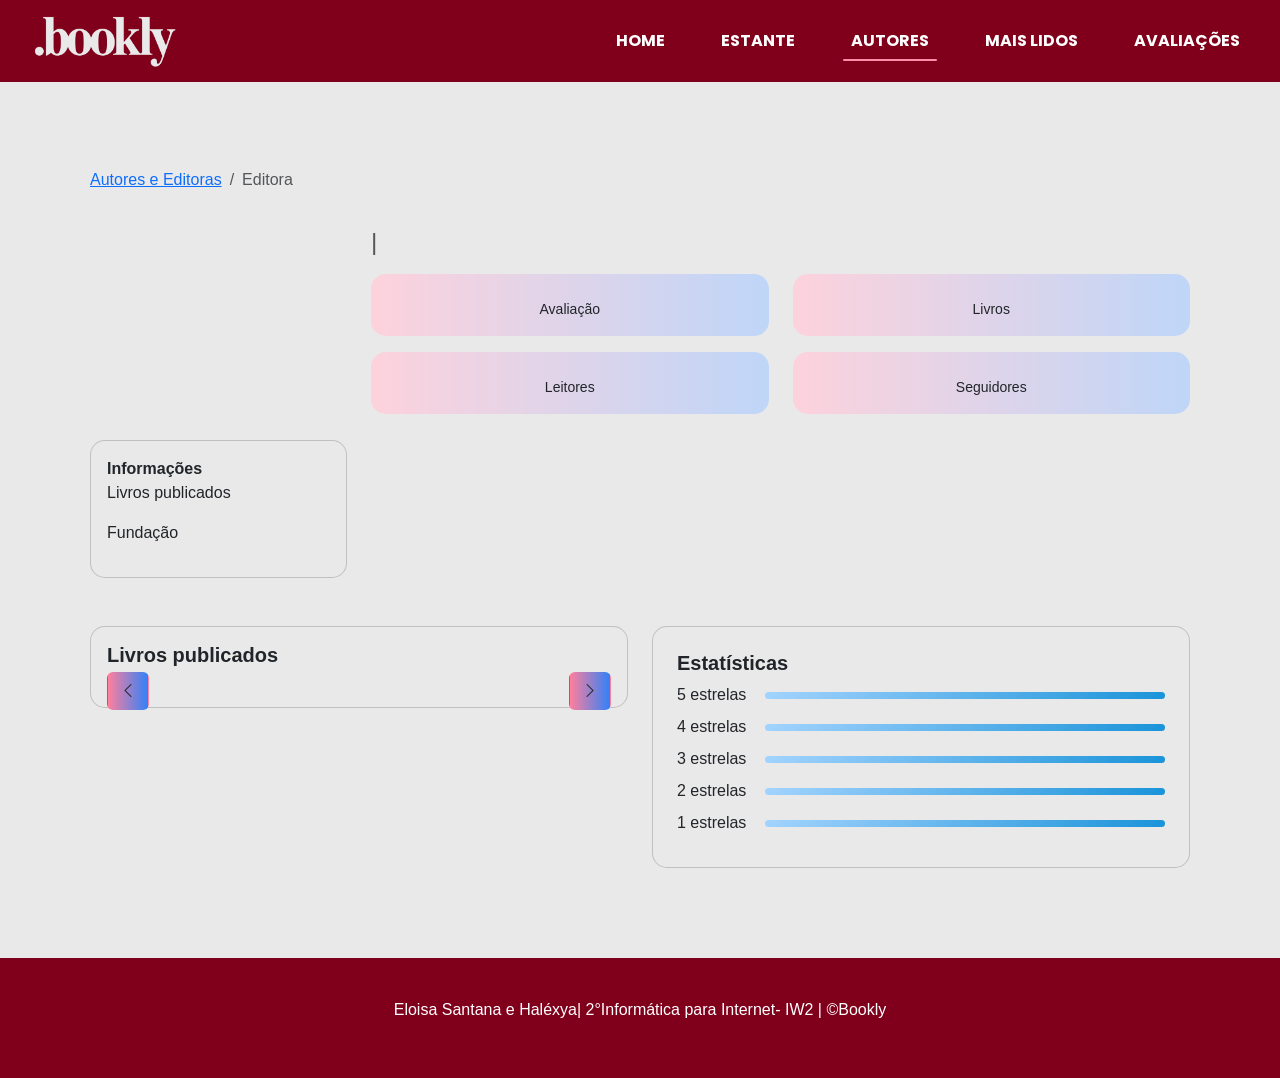
<file: telaeditora.html>
<!DOCTYPE html>
<html lang="pt-br">

<head>
    <meta charset="UTF-8">
    <meta name="viewport" content="width=device-width, initial-scale=1.0">
    <title>Editora</title>
    <meta name="description" content="Free Web tutorials">
    <meta name="keywords" content="HTML, CSS, JavaScript">
    <meta name="author" content="Eloisa & Haléxya">
    <link rel="icon" type="image/x-icon" href="img/favicon.png">
    <link rel="stylesheet" href="css/bootstrap.min.css">
    <link rel="stylesheet" href="css/estilo.css">
    <link rel="stylesheet" href="css/tela.css">
    <link href="https://fonts.googleapis.com/css2?family=Poppins:wght@400;500;600&display=swap" class="fontegoogle"
        rel="stylesheet">
    <link rel="stylesheet" href="https://cdn.jsdelivr.net/npm/bootstrap-icons@1.10.5/font/bootstrap-icons.css">
</head>

<body>
    <nav class="navbar navbar-expand-lg fixed-top">
        <div class="container-fluid">
            <a class="navbar-brand" href="index.html">
                <img src="img/icone.png" alt="logo" class="logo">
            </a>
            <button class="navbar-toggler" type="button" data-bs-toggle="collapse" data-bs-target="#navbarNav"
                aria-controls="navbarNav" aria-expanded="false" aria-label="Toggle navigation">
                <span class="navbar-toggler-icon"></span>
            </button>
            <div class="collapse navbar-collapse" id="navbarNav">
                <ul class="navbar-nav">
                    <li class="nav-item">
                        <a class="nav-link " aria-current="page" href="index.html">HOME</a>
                    </li>
                    <li class="nav-item">
                        <a class="nav-link" href="prateleira.html">ESTANTE</a>
                    </li>
                    <li class="nav-item">
                        <a class="nav-link active" href="autores.html">AUTORES</a>
                    </li>
                    <li class="nav-item">
                        <a class="nav-link" href="graficos.html">MAIS LIDOS</a>
                    </li>
                    <li class="nav-item">
                        <a class="nav-link" href="avaliacoes.html">AVALIAÇÕES</a>
                    </li>

                </ul>
            </div>
        </div>
    </nav>
    <div class="container mt-5">
        <nav>
            <ol class="breadcrumb">
                <li class="breadcrumb-item"><a href="autores.html">Autores e Editoras</a></li>
                <li class="breadcrumb-item active">Editora</li>
            </ol>
        </nav>

        <div class="row mt-3">
            <div class="col-md-3 text-center">

                <img id="logo" class="perfil-img img-fluid mb-3">

                <h5 id="nomeLateral"></h5>

                <div class="card mt-3 p-3 text-start">
                    <strong>Informações</strong>

                    <p>
                        Livros publicados
                        <span id="livrosLateral" class="float-end"></span>
                    </p>

                    <p>
                        Fundação
                        <span id="fundacao" class="float-end"></span>
                    </p>
                </div>

            </div>

            <!-- CONTEÚDO -->
            <div class="col-md-9 mt-3">

                <h3>
                    <span id="nome"></span>
                    <small class="text-muted">| <span id="pais"></span></small>
                </h3>

                <!-- BOXES -->
                <div class="row mt-3 d-flex justify-content-center">

                    <div class="col-9 col-md-6 mb-3">
                        <div class="box-info">
                            <h4 id="nota"></h4>
                            <small>Avaliação</small>
                        </div>
                    </div>

                    <div class="col-9 col-md-6 mb-3">
                        <div class="box-info">
                            <h4 id="totalLivros"></h4>
                            <small>Livros</small>
                        </div>
                    </div>

                    <div class="col-9 col-md-6 mb-3">
                        <div class="box-info">
                            <h4 id="leitores"></h4>
                            <small>Leitores</small>
                        </div>
                    </div>

                    <div class="col-9 col-md-6 mb-3">
                        <div class="box-info">
                            <h4 id="seguidores"></h4>
                            <small>Seguidores</small>
                        </div>
                    </div>

                </div>

                <!-- DESCRIÇÃO -->
                <p id="descricao" class="mt-4"></p>

                <!-- ESPECIALIDADE -->
                <span id="categoria" class="badge gradient"></span>

            </div>

        </div>

        <div class="row mt-4">
            <div class="col-12 col-md-6 mx-auto">
                <div class="card mt-4 p-3">
                    <div class="d-flex justify-content-between">
                        <h5>Livros publicados</h5>
                    </div>

                    <div class="position-relative mt-3">
                        <button class="btn gradient position-absolute top-50 start-0 translate-middle-y"
                            onclick="scrollLivros(-1)">
                            <i class="bi bi-chevron-left"></i>
                        </button>

                        <div id="livrosContainer" class="d-flex gap-3 livros mx-5"></div>

                        <button class="btn gradient position-absolute  top-50 end-0 translate-middle-y"
                            onclick="scrollLivros(1)">
                            <i class="bi bi-chevron-right"></i>
                        </button>

                    </div>
                </div>
            </div>

            <div class="col-12 col-md-6 mx-auto">
                <div class="card mt-4 p-4">
                    <h5>Estatísticas</h5>

                    <div class="d-flex align-items-center gap-2 mb-2">
                        <span style="min-width: 80px;">5 estrelas</span>
                        <div class="avaliacao-bar flex-grow-1">
                            <div id="star5" class="avaliacao-fill"></div>
                        </div>
                    </div>

                    <div class="d-flex align-items-center gap-2 mb-2">
                        <span style="min-width: 80px;">4 estrelas</span>
                        <div class="avaliacao-bar flex-grow-1">
                            <div id="star4" class="avaliacao-fill"></div>
                        </div>
                    </div>
                    <div class="d-flex align-items-center gap-2 mb-2">
                        <span style="min-width: 80px;">3 estrelas</span>
                        <div class="avaliacao-bar flex-grow-1">
                            <div id="star3" class="avaliacao-fill"></div>
                        </div>
                    </div>
                    <div class="d-flex align-items-center gap-2 mb-2">
                        <span style="min-width: 80px;">2 estrelas</span>
                        <div class="avaliacao-bar flex-grow-1">
                            <div id="star2" class="avaliacao-fill"></div>
                        </div>
                    </div>
                    <div class="d-flex align-items-center gap-2 mb-2">
                        <span style="min-width: 80px;">1 estrelas</span>
                        <div class="avaliacao-bar flex-grow-1">
                            <div id="star1" class="avaliacao-fill"></div>
                        </div>
                    </div>

                </div>

            </div>
        </div>

    </div>
    <footer>
        <p>Eloisa Santana e Haléxya| 2°Informática para Internet- IW2 | ©Bookly</p>
    </footer>
    <script>
        const params = new URLSearchParams(window.location.search);
        const id = params.get("id") || "companhia";

        fetch("json/editoras.json")
            .then(res => res.json())
            .then(dados => {

                const editora = dados[id];
                if (!editora) return;

                document.getElementById("nome").textContent = editora.nome;
                document.getElementById("nomeLateral").textContent = editora.nome;
                document.getElementById("pais").textContent = editora.pais;
                document.getElementById("nota").textContent = editora.nota + " ★";
                document.getElementById("totalLivros").textContent = editora.livros;
                document.getElementById("seguidores").textContent = editora.seguidores;
                document.getElementById("leitores").textContent = editora.leitores;
                document.getElementById("descricao").textContent = editora.descricao;
                document.getElementById("categoria").textContent = editora.categoria;
                document.getElementById("fundacao").textContent = editora.fundacao;
                document.getElementById("livrosLateral").textContent = editora.livros;

                document.getElementById("logo").src = editora.logo;

                // livros
                const container = document.getElementById("livrosContainer");
                editora.livrosImgs.forEach(img => {
                    container.innerHTML += `<img src="${img}">`;
                });

                // estatísticas
                document.getElementById("star5").style.width = editora.estatisticas["5"] + "%";
                document.getElementById("star4").style.width = editora.estatisticas["4"] + "%";
                document.getElementById("star3").style.width = editora.estatisticas["3"] + "%";
                document.getElementById("star2").style.width = editora.estatisticas["2"] + "%";
                document.getElementById("star1").style.width = editora.estatisticas["1"] + "%";
            });

        function scrollLivros(direcao) {
            const container = document.getElementById("livrosContainer");

            container.scrollBy({
                left: direcao * 300,
                behavior: 'smooth'
            });
        }
    </script>

</body>

</html>
</file>
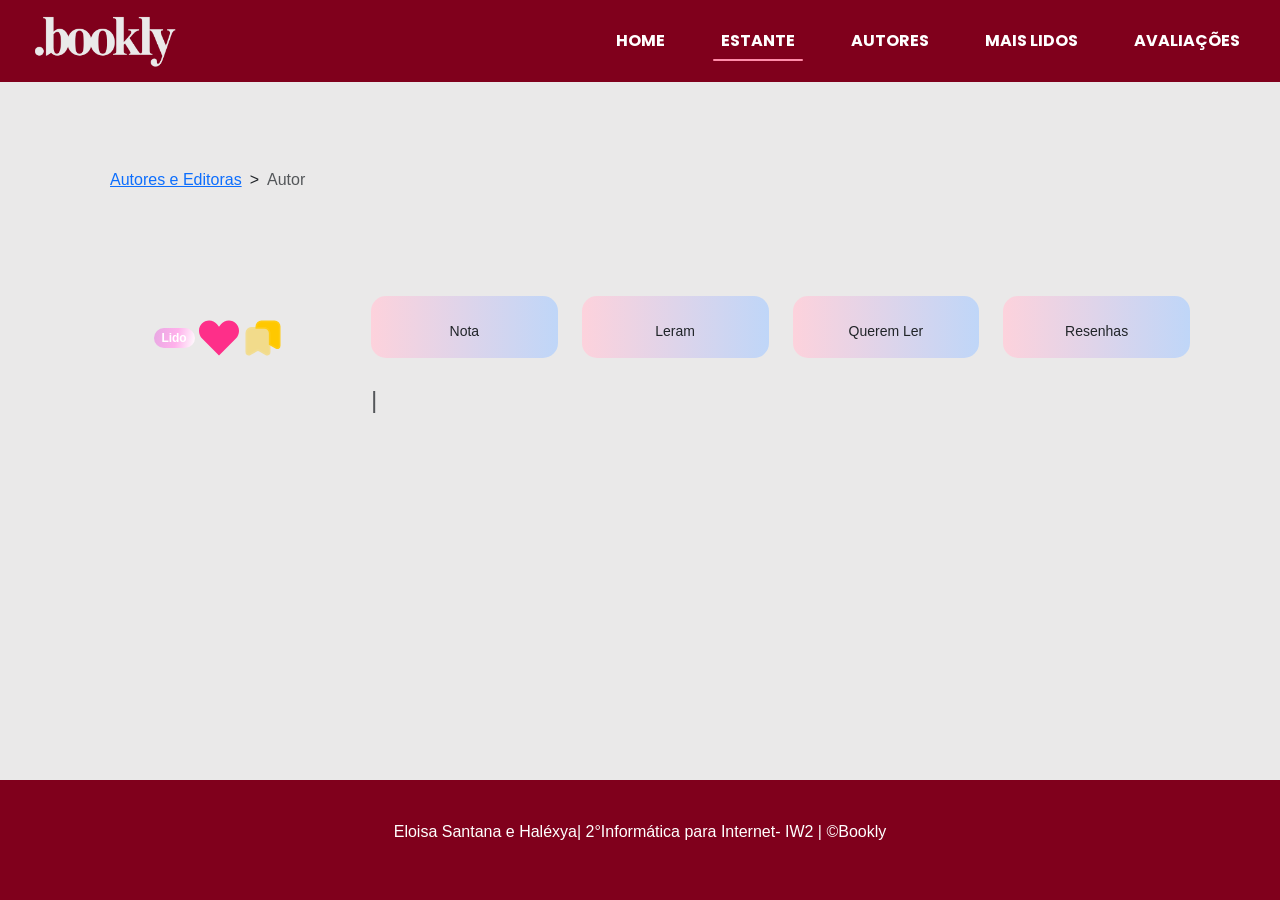
<file: telalivros.html>
<!DOCTYPE html>
<html lang="pt-br">

<head>
    <meta charset="UTF-8">
    <meta name="viewport" content="width=device-width, initial-scale=1.0">
    <title>Autores</title>
    <meta name="description" content="Free Web tutorials">
    <meta name="keywords" content="HTML, CSS, JavaScript">
    <meta name="author" content="Eloisa & Haléxya">
    <link rel="icon" type="image/x-icon" href="img/favicon.png">
    <link rel="stylesheet" href="css/bootstrap.min.css">
    <link rel="stylesheet" href="css/estilo.css">
    <link rel="stylesheet" href="css/tela.css">
    <link href="https://fonts.googleapis.com/css2?family=Poppins:wght@400;500;600&display=swap" class="fontegoogle"
        rel="stylesheet">
    <link rel="stylesheet" href="https://cdn.jsdelivr.net/npm/bootstrap-icons@1.10.5/font/bootstrap-icons.css">
    <style>
        h1 {
            text-align: left;
        }

        h2 {
            font-size: 20px;
        }

        .capalivro {

            border-radius: 15px;
        }

        .like input {
            display: none;
        }

        .like label {
            font-size: 40px;
            color: #ccc;
            cursor: pointer;
            transition: 0.3s;
        }

        /* hover */
        .like label:hover {
            transform: scale(1.2);
        }

        /* quando selecionado */
        .like input:checked+label {
            color: #ff4d6d;
            transform: scale(1.3);
        }

        h1 {
            font-size: 60px;
        }

        #titulo {
            font-size: 36px;
            color: #172d5c;
            font-weight: bold;
        }

        #descricao {
            font-size: 20px;
        }

        .salvar,
        .curtir {
            height: 40px;
        }

        .badge {
            background: #eba9e4;
            background: linear-gradient(102deg, rgba(235, 169, 228, 1) 8%, rgba(255, 176, 235, 1) 54%, rgba(255, 255, 255, 1) 100%);
            border-radius: 10px;
        }
    </style>
</head>

<body>
    <nav class="navbar navbar-expand-lg fixed-top">
        <div class="container-fluid">
            <a class="navbar-brand" href="index.html">
                <img src="img/icone.png" alt="logo" class="logo">
            </a>
            <button class="navbar-toggler" type="button" data-bs-toggle="collapse" data-bs-target="#navbarNav"
                aria-controls="navbarNav" aria-expanded="false" aria-label="Toggle navigation">
                <span class="navbar-toggler-icon"></span>
            </button>
            <div class="collapse navbar-collapse" id="navbarNav">
                <ul class="navbar-nav">
                    <li class="nav-item">
                        <a class="nav-link" aria-current="page" href="index.html">HOME</a>
                    </li>
                    <li class="nav-item">
                        <a class="nav-link active" href="prateleira.html">ESTANTE</a>
                    </li>
                    <li class="nav-item">
                        <a class="nav-link" href="autores.html">AUTORES</a>
                    </li>
                    <li class="nav-item">
                        <a class="nav-link" href="graficos.html">MAIS LIDOS</a>
                    </li>
                    <li class="nav-item">
                        <a class="nav-link" href="avaliacoes.html">AVALIAÇÕES</a>
                    </li>

                </ul>
            </div>
        </div>
    </nav>


    <div class=" container mt-2">
        <nav class="container" style="--bs-breadcrumb-divider: '';" aria-label="breadcrumb">
            <ol class="breadcrumb">
                <li class="breadcrumb-item"><a href="prateleira.html">Autores e Editoras</a></li>
                <p class="mx-2">></p>
                <li class="breadcrumb-item active" aria-current="page">Autor</li>
            </ol>
        </nav>

        <div class="row">

            <!-- CAPA -->
            <div class="col-md-3 text-center">
                <h1 id="tituloLateral"></h1>
                <h2 id="autorLateral" class="float-start"></h2>

                <img id="capa" class="capalivro img-fluid mb-3">

                <div style="margin-top: 10px;">
                    <span class="badge text-bg-primary">Lido</span>
                    <svg class="curtir" viewBox="0 0 16 16" fill="none" xmlns="http://www.w3.org/2000/svg">
                        <g id="SVGRepo_bgCarrier" stroke-width="0"></g>
                        <g id="SVGRepo_tracerCarrier" stroke-linecap="round" stroke-linejoin="round"></g>
                        <g id="SVGRepo_iconCarrier">
                            <path
                                d="M1.24264 8.24264L8 15L14.7574 8.24264C15.553 7.44699 16 6.36786 16 5.24264V5.05234C16 2.8143 14.1857 1 11.9477 1C10.7166 1 9.55233 1.55959 8.78331 2.52086L8 3.5L7.21669 2.52086C6.44767 1.55959 5.28338 1 4.05234 1C1.8143 1 0 2.8143 0 5.05234V5.24264C0 6.36786 0.44699 7.44699 1.24264 8.24264Z"
                                fill="#fe2f89"></path>
                        </g>
                    </svg>
                    <svg class="salvar" viewBox="0 0 24 24" fill="none" xmlns="http://www.w3.org/2000/svg"
                        stroke="#ffcc14">
                        <g id="SVGRepo_bgCarrier" stroke-width="0"></g>
                        <g id="SVGRepo_tracerCarrier" stroke-linecap="round" stroke-linejoin="round"></g>
                        <g id="SVGRepo_iconCarrier">
                            <path opacity="0.4"
                                d="M12.89 5.87988H5.10999C3.39999 5.87988 2 7.27987 2 8.98987V20.3499C2 21.7999 3.04 22.4199 4.31 21.7099L8.23999 19.5199C8.65999 19.2899 9.34 19.2899 9.75 19.5199L13.68 21.7099C14.95 22.4199 15.99 21.7999 15.99 20.3499V8.98987C16 7.27987 14.6 5.87988 12.89 5.87988Z"
                                fill="#ffc800"></path>
                            <path
                                d="M22 5.10999V16.47C22 17.92 20.96 18.53 19.69 17.83L16 15.77V8.98999C16 7.27999 14.6 5.88 12.89 5.88H8V5.10999C8 3.39999 9.39999 2 11.11 2H18.89C20.6 2 22 3.39999 22 5.10999Z"
                                fill="#ffc800"></path>
                        </g>
                    </svg>
                </div>

            </div>

            <div class="col-md-9 mt-3">


                <div class="row mt-3 d-flex justify-content-center">
                    <div class="col-9 col-md-3 mb-3">
                        <div class="box-info">
                            <h4 id="nota"></h4>
                            <small>Nota</small>
                        </div>
                    </div>

                    <div class="col-9 col-md-3 mb-3">
                        <div class="box-info">
                            <h4 id="leram"></h4>
                            <small>Leram</small>
                        </div>
                    </div>

                    <div class="col-9 col-md-3 mb-3">
                        <div class="box-info">
                            <h4 id="queremLer"></h4>
                            <small>Querem Ler</small>
                        </div>
                    </div>

                    <div class="col-9 col-md-3 mb-3">
                        <div class="box-info">
                            <h4 id="qtdResenhas"></h4>
                            <small>Resenhas</small>
                        </div>
                    </div>
                </div>
                <!-- DESCRIÇÃO -->
                <h3>
                    <span id="titulo"></span>
                    <small class="text-muted">| <span id="autor"></span></small>
                </h3>
                <p id="descricao" class="mt-4 mb-3"></p>

                <div class="row mt-5">
                    <div class="col-12 col-md-12 float-start mx-auto">
                        <div id="avaliacoesContainer" class="row"></div>
                    </div>
                </div>
            </div>

        </div>
    </div>
    <footer>
        <p>Eloisa Santana e Haléxya| 2°Informática para Internet- IW2 | ©Bookly</p>
    </footer>
    <script>
        const params = new URLSearchParams(window.location.search);
        const tituloParam = params.get("titulo");

        fetch("json/livros.json")
            .then(res => res.json())
            .then(dados => {

                const livro = dados[tituloParam];

                if (!livro) {
                    console.log("Livro não encontrado");
                    return;
                }

                // Dados básicos

                document.getElementById("tituloLateral").textContent = livro.titulo;
                document.getElementById("autorLateral").textContent = livro.autor;
                document.getElementById("titulo").textContent = livro.titulo || tituloParam;
                document.getElementById("autor").textContent = livro.autor;
                document.getElementById("nota").textContent = livro.nota + " ★";
                document.getElementById("leram").textContent = livro.leram;
                document.getElementById("queremLer").textContent = livro.queremLer;
                document.getElementById("qtdResenhas").textContent = livro.qtdResenhas;
                document.getElementById("descricao").textContent = livro.descricao || "Sem descrição disponível.";

                // Capa
                document.getElementById("capa").src = livro.capa;

                const container = document.getElementById("avaliacoesContainer");

                if (!livro) return;

                // nomes fake só pra exemplo
                const nomes = livro.nomes;

                const avaliacoes = [
                    livro.avaliacao1,
                    livro.avaliacao2,
                    livro.avaliacao3
                ];

                avaliacoes.forEach((texto, i) => {

                    container.innerHTML += `
                <div class="col-md-4 p-2">
                    <div class="card card-estilo card-avaliar">
                        <div class="card-body">
                            <div class="d-flex align-items-center mb-3">
                                
                                <img src="${livro.avaliaImg[i]}" 
                                     class="rounded-circle me-3" width="30" height="30">

                                <h5 class="mb-0 me-auto">${nomes[i]}</h5>

                            </div>

                            <p class="card-text">"${texto}"</p>
                        </div>
                    </div>
                </div>
            `;
                });



            })
            .catch(err => console.error("Erro:", err));
    </script>

</body>

</html>
</file>
<file: css/estilo.css>
@import url('https://fonts.googleapis.com/css2?family=Anton&family=BBH+Sans+Bogle&family=Bebas+Neue&family=Nunito:ital,wght@0,200..1000;1,200..1000&family=Poppins:ital,wght@0,100;0,200;0,300;0,400;0,500;0,600;0,700;0,800;0,900;1,100;1,200;1,300;1,400;1,500;1,600;1,700;1,800;1,900&display=swap');
@import url('https://fonts.googleapis.com/css2?family=Anton&family=BBH+Sans+Bogle&family=Bebas+Neue&family=Nunito:ital,wght@0,200..1000;1,200..1000&family=Poppins:ital,wght@0,100;0,200;0,300;0,400;0,500;0,600;0,700;0,800;0,900;1,100;1,200;1,300;1,400;1,500;1,600;1,700;1,800;1,900&display=swap');
@import url('https://fonts.googleapis.com/css2?family=Anton&display=swap');

body {
    /* display: flex;
    flex-direction: column; */
    min-height: 100vh;
    font-family: Arial, sans-serif;
    background-color: #eae9e9;
    margin: 0;
    display: flex;
    flex-direction: column;
    min-height: 100vh;
    padding-top: 80px
}

main {
    flex: 1;
}

/* Responsive layout - makes the two columns/boxes stack on top of each other instead of next to each other, on small screens */
@media (max-width: 600px) {

    nav,
    article {
        width: 100%;
        height: auto;
    }
}

.navbar {
    font-family: 'Poppins', sans-serif;
    box-shadow: none;
    border: none;
    margin-bottom: 0;
    font-weight: bold;
    background-color: #80001c ;
    margin-bottom: 50px;
    /* background: radial-gradient(circle, rgba(255, 140, 169, 1) 0%, rgba(45, 119, 227, 1) 100%); */
}

.navbar-nav {
    display: flex;
    justify-content: flex-end;
    width: 100%;
    border: none;

}

/* Adiciona espaçamento entre os itens */
.nav-item {
    margin: 0 20px;
}

.navbar a,
.navbar a:hover,
.navbar .nav-link.active {
    color: #FFFFFF;
    border: none;
    outline: none;
}

.nav-link {
    position: relative;
}

.nav-link::after {
    content: "";
    position: absolute;
    left: 0;
    bottom: 0;
    width: 0;
    height: 2px;
    background: #FF8CA9;
    transition: 0.3s;
    border-radius: 35px;
}

.nav-link:hover::after,
.nav-link.active::after {
    width: 100%;
}

/* NAVBAR */
#navbar {
    position: fixed;
    top: 0;
    width: 100%;
    background: #fff;
    transition: transform 0.3s ease;
    z-index: 1000;
}

/* quando esconder */
#navbar.hidden {
    transform: translateY(-100%);
}

.logo {
    width: 150px;
    height: auto;
    margin-left: 18px;
}

h1,
h2 {
    text-align: center;
    font-family: 'Poppins', sans-serif;
    font-weight: bold;
    color: #172d5c;
    margin-bottom: 20px;
}

h2 {
    font-size: 25px;
}


.subtitulo {
    font-family: 'Poppins', sans-serif;
    font-size: 18px;
    color: #172d5c;
    text-align: justify;
}

.tabela {

    margin-top: 100px;
    font-family: 'Poppins', sans-serif;
    text-align: left;
    font-size: 20px;
    margin-bottom: 100px;
}



.card-header {
    padding: 20px;
    color: #FF8CA9;
    background: linear-gradient(102deg, rgba(115, 172, 230, 1) 7%, rgba(166, 206, 255, 1) 29%, rgba(204, 219, 247, 1) 67%, rgba(233, 230, 240, 1) 91%, rgba(247, 245, 245, 1) 100%);
}


/* BOTÃO */
#btnTopo {
    position: fixed;
    bottom: 30px;
    right: 30px;
    background: #ff6b9a;
    /* rosa */
    color: white;
    border: none;
    padding: 12px 16px;
    border-radius: 50%;
    font-size: 18px;
    cursor: pointer;

    opacity: 0;
    pointer-events: none;
    transition: opacity 0.3s ease;
}

/* quando aparecer */
#btnTopo.show {
    opacity: 1;
    pointer-events: auto;
}


.card-estilo {
    flex: 0 0 350px;
    background: #eee;
    border-radius: 20px;
    padding: 15px;
    text-align: center;
    scroll-snap-align: start;
    border-radius: 20px;
}


.card-estilo img {
    height: auto;
    object-fit: cover;
    border-radius: 15px;
}

.card-estilo button {
    border: none;
    padding: 8px 20px;
    border-radius: 20px;
    color: white;
    background: linear-gradient(90deg, #FF8CA9, #2D77E3);
    font-family: 'Poppins', sans-serif;
    font-weight: bold;
}

/* halexya botões */

.btn-custom {
    width: 200px;
    border-radius: 30px;
    padding: 12px;
    margin-bottom: 15px;
}

button.btn-rosa {
    background: linear-gradient(135deg, #ff7f9d, #fb5c81);
    border: none;
    border-radius: 20px;
    padding: 10px;
    font-weight: bold;
    transition: 0.3s;
    color: #f1d8f9;
}

button.btn-rosa:hover {
    transform: scale(1.05);
    background: linear-gradient(135deg, #fb5c81, #d91a44);
    color: #fff;
}


button.btn-azul {
    background: linear-gradient(135deg, #7fc3ff, #5cb1fb);
    border: none;
    border-radius: 20px;
    padding: 10px;
    font-weight: bold;
    transition: 0.3s;
    color: #e5e9ff;
}

button.btn-azul:hover {
    transform: scale(1.05);
    background: linear-gradient(135deg, #5cb1fb, #1a93d9);
    color: #fff;
}

.text-footer {
    margin: 0 auto;
}

footer {
    text-align: center;
    color: #fff;
    padding: 40px 30px;
    margin-top: auto;
    margin-top: 50px;
     background-color: #80001c ;
}
</file>
<file: css/tela.css>
header {
    background: radial-gradient(circle, rgba(255, 140, 169, 1) 0%, rgba(45, 119, 227, 1) 100%);
    color: white;
    padding: 80px 20px;
    text-align: center;
}

header h1 {
    font-size: 3rem;
    font-weight: bold;
    margin-bottom: 10px;
}

header p {
    font-size: 1.2rem;
    opacity: 0.9;
}

.container {

    margin: auto;
    padding: 40px 20px;
}

h2 {
    font-size: 2rem;
    font-weight: bold;
    margin-bottom: 15px;
    color: #0b3d91;
}

.titulo {
    font-size: 80px;
    text-align: center;
    font-weight: bold;
    margin-bottom: 15px;
    color: #ff7f9d;
}

.image {
    width: 100%;
    border-radius: 10px;
    margin: 20px 0;
}

.highlight {
    background: #e9edff;
    padding: 20px;
    border-left: 4px solid #0b3d91;
    margin: 20px 0;
    border-radius: 5px;
}

.card-define {
    background-color: #eae9e9;
    border: none;
    box-shadow: 0 2px 4px rgba(0, 0, 0, 0.5);
    border-radius: 15px;
    transition: 0.3s;
    cursor: pointer;
}

.card-define:hover {
    transform: scale(1.05);
}

.card-define img {
    border-radius: 15px 15px 0 0;
    height: 200px;
    object-fit: cover;
}

/* CARD EDITORA DIFERENCIADO */
.editora-card {
    background: white;
    border-radius: 15px;
    overflow: hidden;
    transition: 0.3s;
    border-top: 5px solid;
    border-image: linear-gradient(90deg, #ff7f9d, #3181f8) 1;
}

.editora-card:hover {
    transform: translateY(-8px);
    box-shadow: 0 10px 25px rgba(0, 0, 0, 0.2);
}

/* IMAGEM (LOGO) */
.editora-card img {
    height: 150px;
    object-fit: contain;
    padding: 20px;
    background-color: #eae9e9;
}

/* NOME */
.editora-card h5 {
    font-weight: 600;
    color: #3181f8;
}

/* telas */

.card {
    border-radius: 15px;
    background-color: #eae9e9;
}

.perfil-img {
    height: 200px;
    width: auto;
    object-fit: cover;
    border-radius: 15px;
}

.gradient {
    background: linear-gradient(90deg, #ff7f9d, #3181f8);
}

h5 {
    font-weight: bold;
}

.box-info {
    background: linear-gradient(90deg, #fdd2dc, #bfd6f8);
    border-radius: 15px;
    padding: 15px;
    text-align: center;
}

.livros img {
    width: 120px;
    border-radius: 8px;
}

.livros {
    overflow-x: auto;
    flex-wrap: nowrap;
}

.livros img {
    flex: 0 0 auto;
}

.avaliacao-bar {
    height: 7px;
    border-radius: 10px;
    background-color: #eae9e9;
}

.avaliacao-fill {
    height: 7px;
    border-radius: 10px;
    background: linear-gradient(135deg, #a3d4fe, #1a93d9);
}
</file>
<file: css/avaliar.css>
h2{
    text-transform: uppercase;
    color: #fb5c81;
    text-align: center;
    font-weight: bold;
}

/* Formulário */
.checkout-wrapper {
    max-width: 700px;
    margin: 50px auto;
    padding: 20px;
    background-color: #eaeefd;
    border-radius: 8px;
    box-shadow: 0 0 10px rgba(21, 0, 255, 0.1);
}

.bi-star-fill {
    font-size: 1.2rem;
}

.form-control,
.form-select {
    background-color: #f8f9fd;
}

.form-control:focus,
.form-select:focus {
    background-color: #e1e6fc;
    color: #000000;
}

.stars {
    display: flex;
    gap: 0px;
    margin-bottom: 5px;
    flex-direction: row-reverse;
    justify-content: flex-start;
}

.stars input[type="radio"] {
    display: none;
}

.stars label {
    font-size: 75px;
    color: #fcb9f9;
    cursor: pointer;
    transition: color 0.2s;
    user-select: none;
}

/* Estilo para estrelas selecionadas e hover */
.stars input[type="radio"]:checked~label,
.stars label:hover,
.stars label:hover~label {
    color: #3139c8;
}

.avaliacoes-lista {
    background-color: #e4eaff;
    border-radius: 10px;
    padding: 20px;
}

.avaliacao {
    border-bottom: 1px solid #e4eaff;
    padding: 15px 0;
}

.avaliacao:last-child {
    border-bottom: none;
}

.avaliacao .estrela-avaliacao {
    color: #3139c8;
    margin-bottom: 5px;
}

.avaliacao p {
    font-size: 1em;
    color: #ccc;
    margin: 0;
}

.avaliacoes {
    display: flex;
    flex-wrap: wrap;
    /* quebra em tela menor */
    justify-content: center;
    gap: 2rem;
    /* espaço entre cards */
    margin-top: 2rem;
}

.card {
    background-color: #f7f7fa;
    /* fundo escuro */
    border: none;
    /* remove borda cinza */
    border-radius: 10px;
    /* cantos arredondados */
    box-shadow: 0 4px 10px rgba(0, 0, 0, 0.5);
    /* sombra suave */
    color: #333;
    /* texto claro */
}

.card-body h5 {
    font-weight: 600;
    color: #fb5c81;
}

.titulo{
    color:#3139c8;
}

.estrela {
    color: #4952ff; /* seu roxo */
}
.nestrela {
    color: #f85cf1; /* seu roxo */
}
</file>
